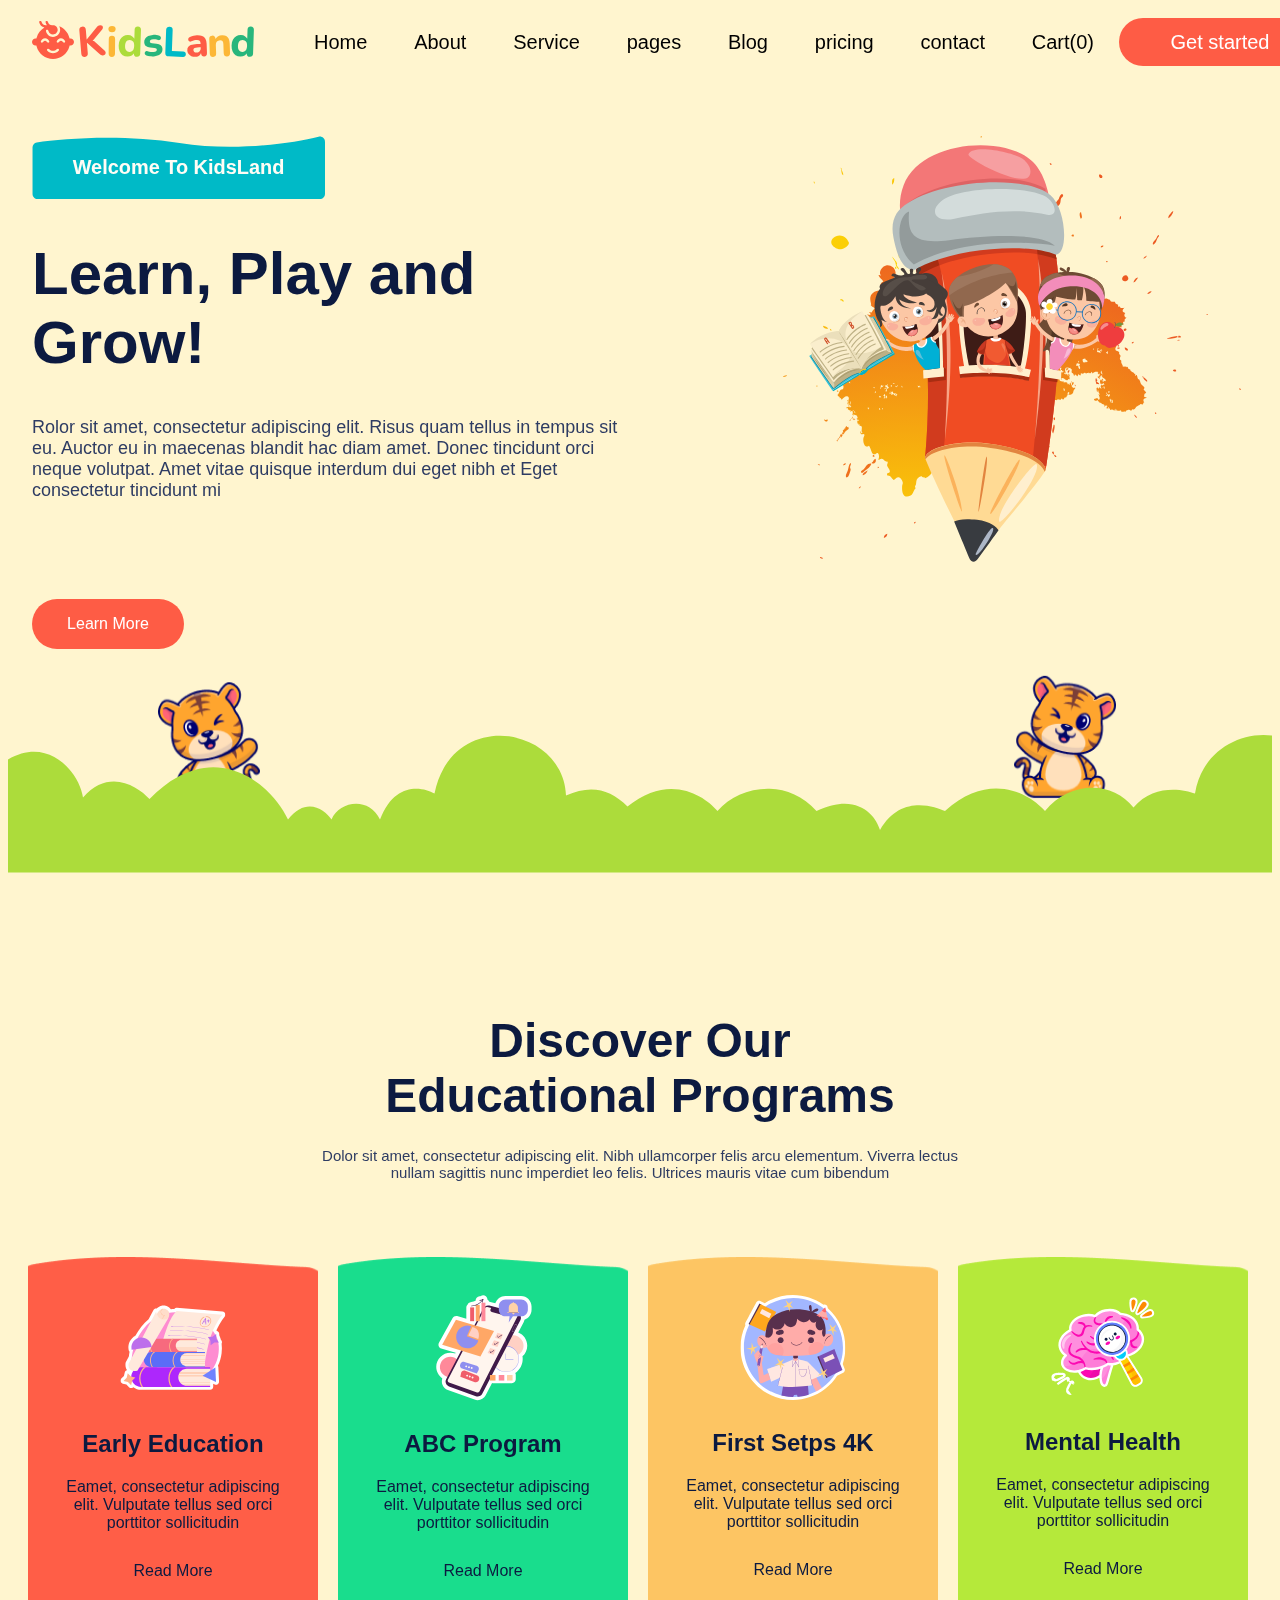
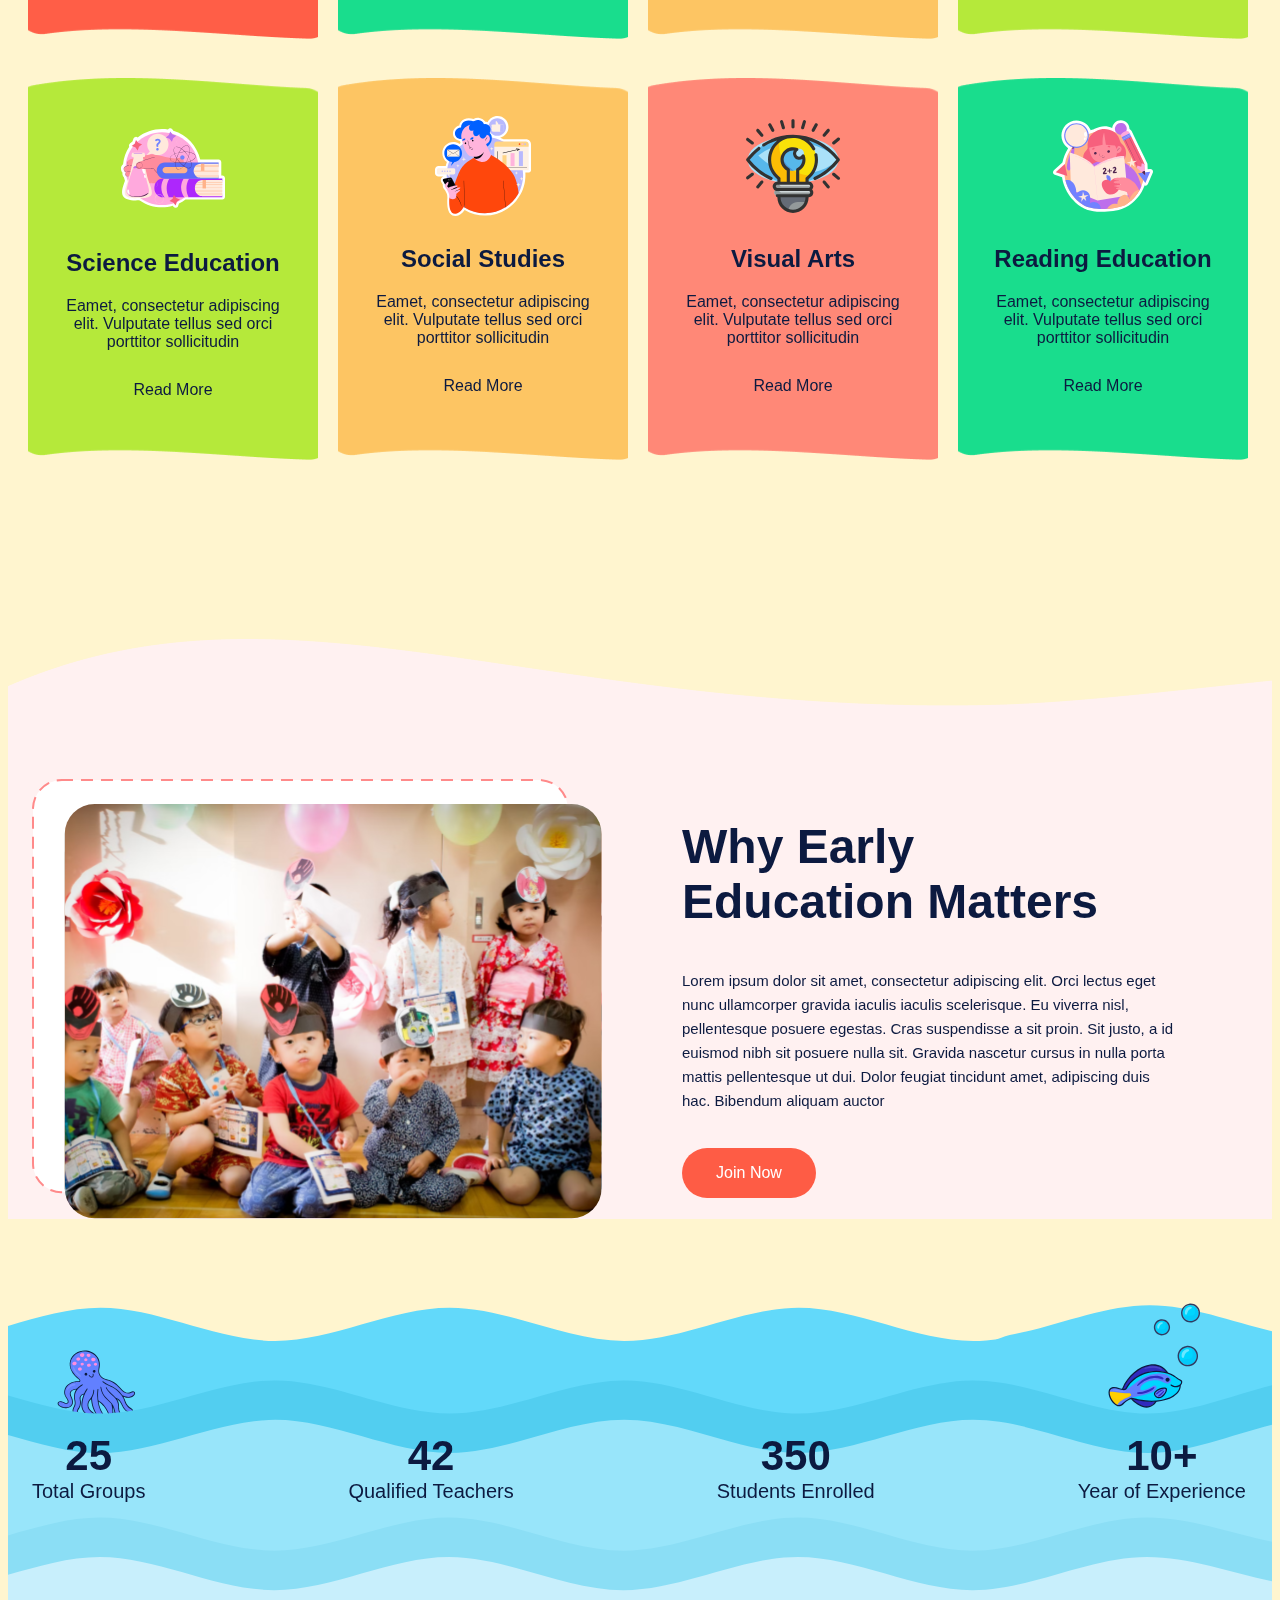
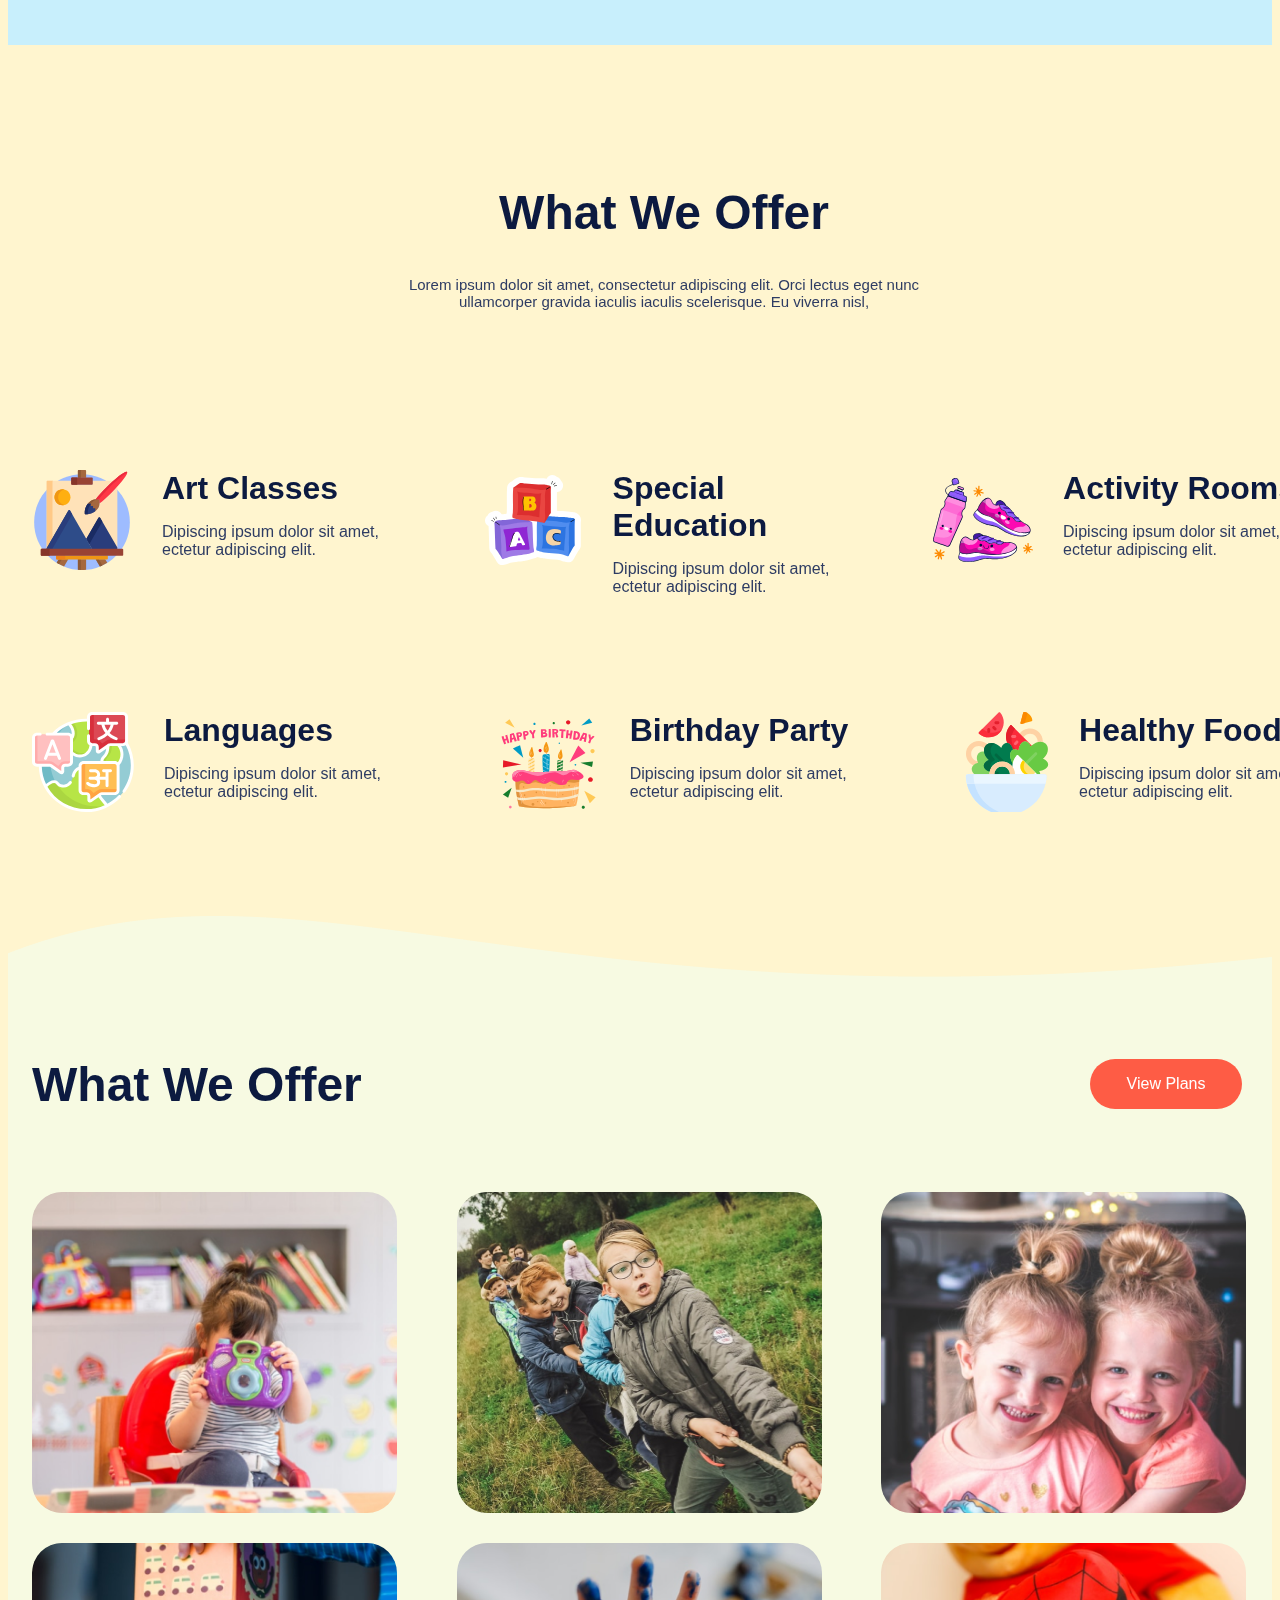
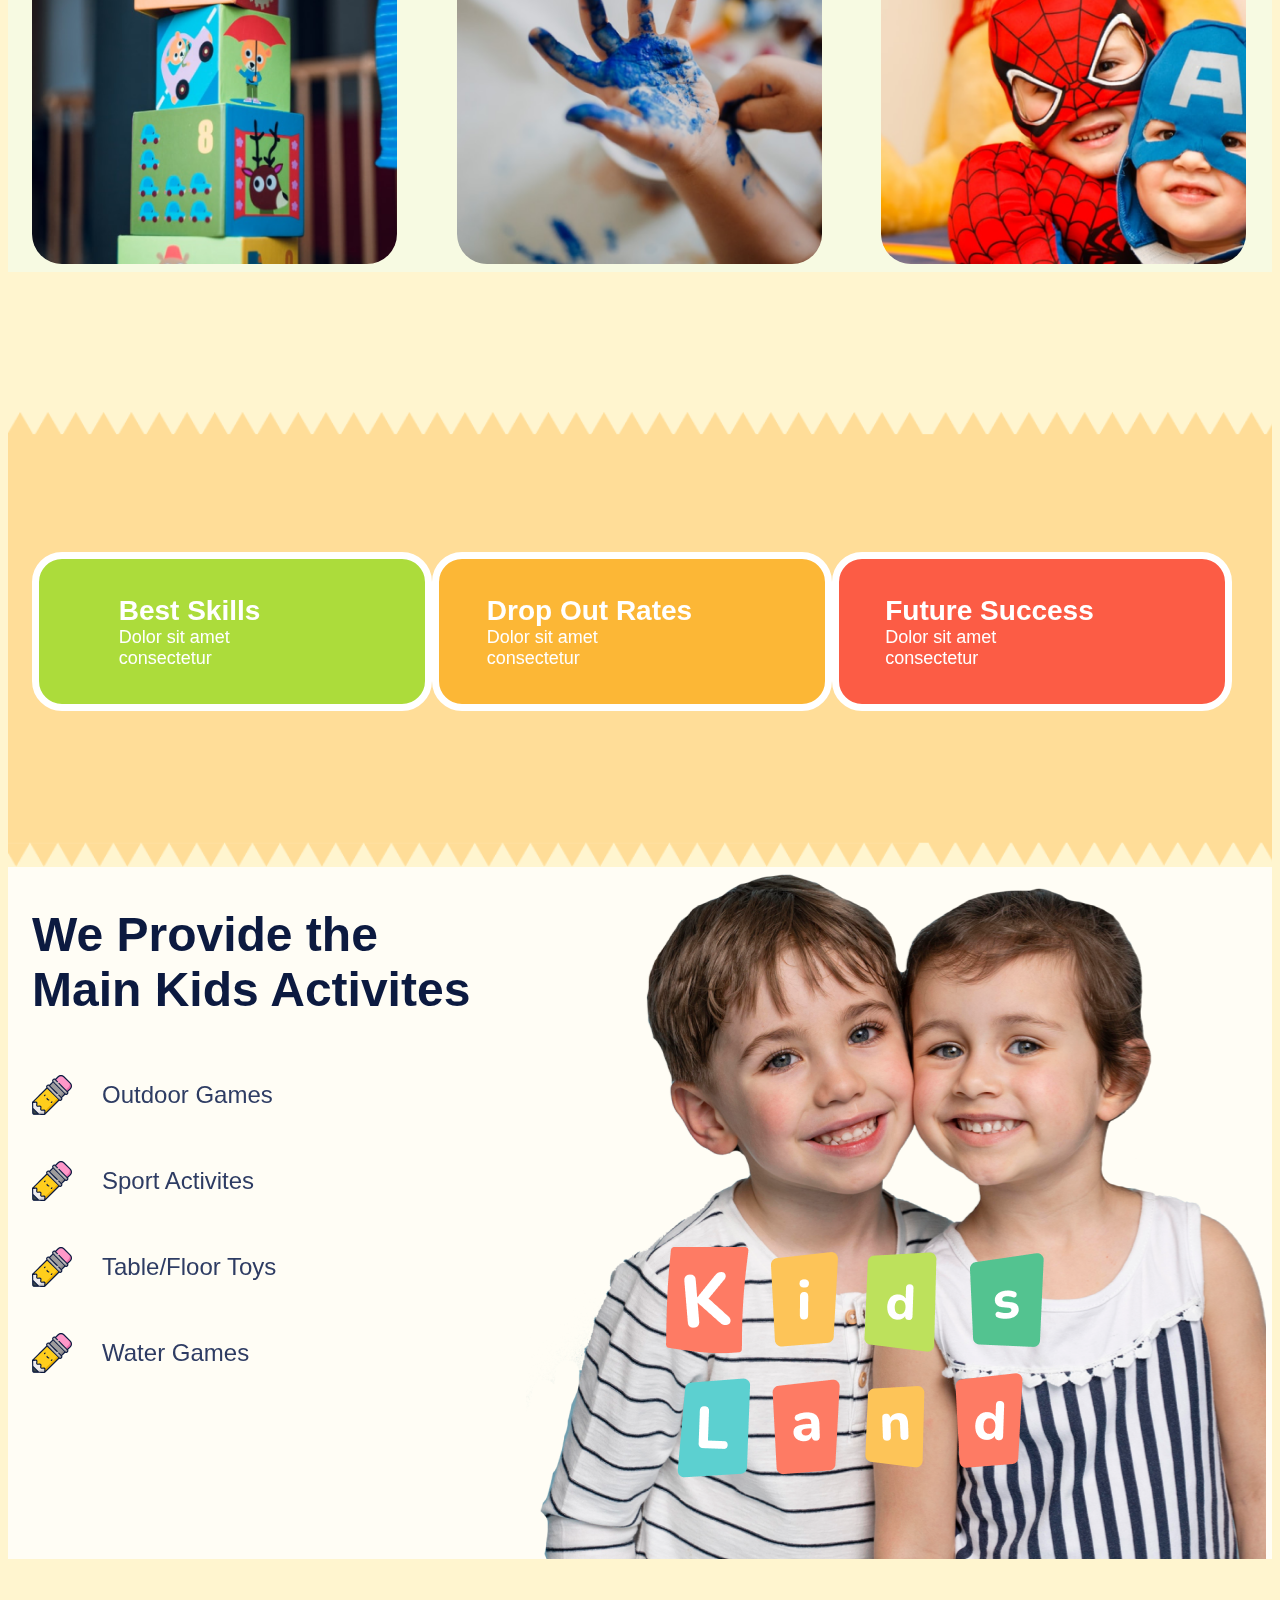
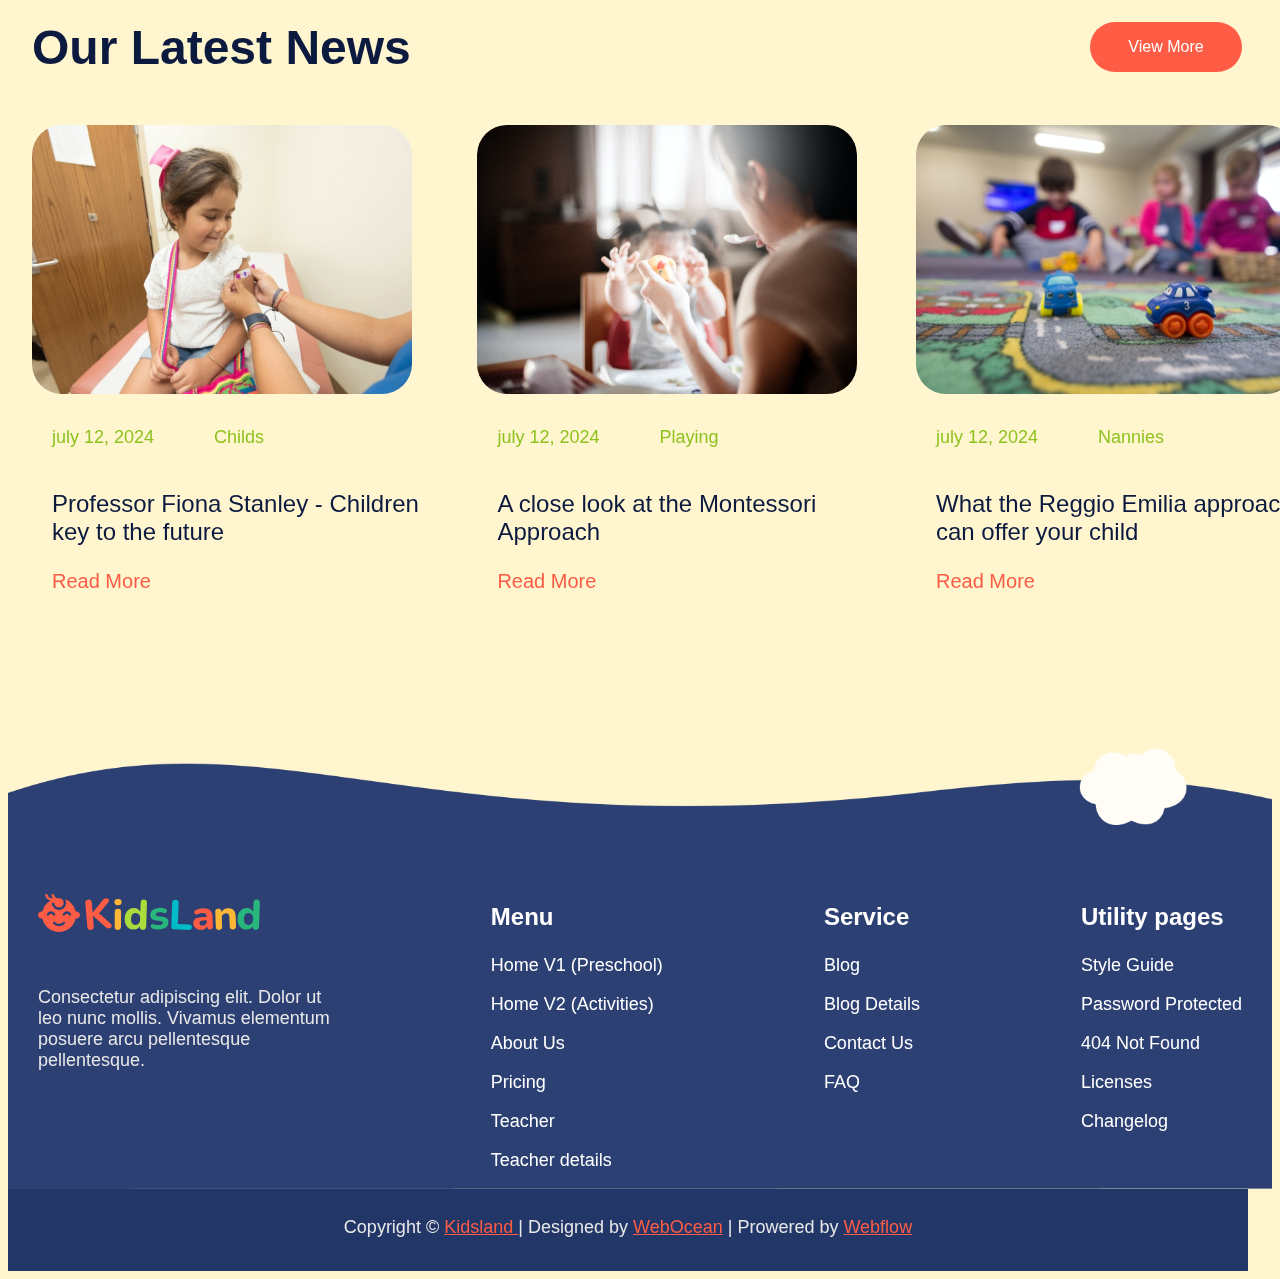
<file: index.html>
<!DOCTYPE html>
<html lang="en">
<head>
    <meta charset="UTF-8">
    <meta name="viewport" content="width=device-width, initial-scale=1.0">
    <title>KidsLand</title>
    <link rel="stylesheet" href="style.css">
    <link rel="stylesheet" href="https://cdnjs.cloudflare.com/ajax/libs/font-awesome/6.5.2/css/all.min.css" integrity="sha512-SnH5WK+bZxgPHs44uWIX+LLJAJ9/2PkPKZ5QiAj6Ta86w+fsb2TkcmfRyVX3pBnMFcV7oQPJkl9QevSCWr3W6A==" crossorigin="anonymous" referrerpolicy="no-referrer" />

</head>
<body>
    <header>
        <div class="navbar">
                <div class="logo">
                    <a href="#" class="logo_image"><img src="images/image1.svg" height="68px" width="222px"></a>
                </div>
                <div class="navbar_page1">
                    <div class="option1 ">
                        <div class="option1_1"><a href="#" class="navbar_font">Home</a></div>
                        <div class="opyion1_2"><i class="fa-solid fa-plus"></i></div>
                    </div>
                    <div class="option2"><a href="#" class="navbar_font">About</a></div>
                    <div class="option3 "><a href="#" class="navbar_font">Service</a></div>
                    <div class="option4 ">
                        <div class="option4_1 "><a href="#" class="navbar_font">pages</a></div>
                        <div class="opyion4_2 navbar_font"><i class="fa-solid fa-plus"></i></div>
                    </div>
                    <div class="option5 "><a href="Blog.html" class="navbar_font">Blog</a></div>
                    <div class="option6 "><a href="#" class="navbar_font">pricing</a></div>
                    <div class="option7 "><a href="contact.html" class="navbar_font">contact</a></div>
                    <div class="option8 "><a href="#" class="navbar_font">Cart(0)</a></div>
                </div>
                <div class="navbar_page2">
                   <a href="#" class="navbar_font"> <button class="option9 navbar_font">Get started</button></a>
                </div>
                
        </div>

    </header>




<!-- main box 1 -->
    <div class="box1">
        <div class="body1">
            <div class="body1_1">
                <div class="body1_1_1">
                    <div class="body1_1_1_tittle">
                        <h5>Welcome To KidsLand</h5>
                    </div>
                    <div class="tittle_name">
                        <h1>Learn, Play and Grow!</h1>
                    </div>
                    <div class="body1_1_1_para">
                        <p>Rolor sit amet, consectetur adipiscing elit. Risus quam tellus in tempus sit eu. Auctor eu in maecenas blandit hac diam amet. Donec tincidunt orci neque volutpat. Amet vitae quisque interdum dui eget nibh et Eget consectetur tincidunt mi</p>
                    </div>
                    <button class="body1_1_1_button">Learn More</button>
                </div>
            </div>
            <div class="body1_2">
                <div class="body1_2_image"></div>
            </div>
            
        </div>
        <div class="body2">
            <div class="body2_image1">
                    <marquee class="body2_image2" behavior="alternate" direction="up" height="220px" vspace="30px" width="102px" hspace="150px">
                        <img src="images/image6_1.png" height="122px" width="102px">
                    </marquee>
                  
                    <marquee class="body2_image3" behavior="alternate" direction="up" height="180px" width="102px" scrollamount="4">
                        <img src="images/image6_2.png" height="122px" width="102px">
                    </marquee>
            </div>
       </div>
    </div>


    <!-- main boix 2 -->
     <div class="box2">
        <div class="box2_body1">
            <h2>Discover Our<br>
            Educational Programs</h2>
            <div class="space1"></div>
            <p>Dolor sit amet, consectetur adipiscing elit. Nibh ullamcorper felis arcu elementum. Viverra lectus <br>
            nullam sagittis nunc imperdiet leo felis. Ultrices mauris vitae cum bibendum</p>
        </div>
        <div class="space2"></div>
        <div class="box2_body2">
            <div class="box2_content_box1">
                <img src="images/content_img1.svg">
                <h5>Early Education</h5>
                <p>Eamet, consectetur adipiscing <br>elit. Vulputate tellus sed orci<br> porttitor sollicitudin</p>
                <a href="#">
                    Read More
                    <i class="fa-solid fa-arrow-right"></i>
                </a>
            </div>
            <div class="box2_content_box2">
                <img src="images/content_img2.svg">
                <h5>ABC Program</h5>
                <p>Eamet, consectetur adipiscing elit. Vulputate tellus sed orci porttitor sollicitudin</p>
                <a href="#">
                    Read More
                    <i class="fa-solid fa-arrow-right"></i>
                </a>
            </div>
            <div class="box2_content_box3">
                <img src="images/content_img3.svg">
                <h5>First Setps 4K</h5>
                <p>Eamet, consectetur adipiscing elit. Vulputate tellus sed orci porttitor sollicitudin</p>
                <a href="#">
                    Read More
                    <i class="fa-solid fa-arrow-right"></i>
                </a>
            </div>
            <div class="box2_content_box4">
                <img src="images/content_img4.svg">
                <h5>Mental Health</h5>
                <p>Eamet, consectetur adipiscing elit. Vulputate tellus sed orci porttitor sollicitudin</p>
                <a href="#">
                    Read More
                    <i class="fa-solid fa-arrow-right"></i>
                </a>
            </div>
            <div class="box2_content_box5">
                <img src="images/content_img5.svg">
                <h5>Science Education</h5>
                <p>Eamet, consectetur adipiscing elit. Vulputate tellus sed orci porttitor sollicitudin</p>
                <a href="#">
                    Read More
                    <i class="fa-solid fa-arrow-right"></i>
                </a>
            </div>
            <div class="box2_content_box6">
                <img src="images/content_img6.svg">
                <h5>Social Studies</h5>
                <p>Eamet, consectetur adipiscing elit. Vulputate tellus sed orci porttitor sollicitudin</p>
                <a href="#">
                    Read More
                    <i class="fa-solid fa-arrow-right"></i>
                </a>
            </div>
            <div class="box2_content_box7">
                <img src="images/content_img7.svg">
                <h5>Visual Arts</h5>
                <p>Eamet, consectetur adipiscing elit. Vulputate tellus sed orci porttitor sollicitudin</p>
                <a href="#">
                    Read More
                    <i class="fa-solid fa-arrow-right"></i>
                </a>
            </div>
            <div class="box2_content_box8">
                <img src="images/content_img8.svg">
                <h5>Reading Education</h5>
                <p>Eamet, consectetur adipiscing elit. Vulputate tellus sed orci porttitor sollicitudin</p>
                <a href="#">
                    Read More
                    <i class="fa-solid fa-arrow-right"></i>
                </a>
            </div>
            
        </div>

     </div>

     <!-- box 3 -->
    <div class="box3">
        <div class="box3_content">
            <div class="box3_img">
                <img src="images/box3_image.svg">
            </div>
                <div class="para">
                     <h2>Why Early<br>
                         Education Matters
                     </h2>
                     <p>
                      Lorem ipsum dolor sit amet, consectetur adipiscing elit. Orci lectus eget <br>nunc ullamcorper gravida iaculis iaculis scelerisque. Eu viverra nisl,<br> pellentesque posuere egestas. Cras suspendisse a sit proin. Sit justo, a id <br>euismod nibh sit posuere nulla sit. Gravida nascetur cursus in nulla porta <br>mattis pellentesque ut dui. Dolor feugiat tincidunt amet, adipiscing duis <br>hac. Bibendum aliquam auctor
                     </p>
                     <button>
                        Join Now
                     </button>
                </div>
         </div>
     </div>

     <!-- box 4 -->
     <div class="box4">
        <div class="box4_1">
        <div class="box4_body">
            <div>
                <h2>25</h2>
                <p>Total Groups</p>
            </div>
            <div>
                <h2>42</h2>
                <p>Qualified Teachers</p>
            </div>
            <div>
                <h2>350</h2>
                <p>Students Enrolled</p>
            </div>
            <div class="ten">
                <h2>10+</h2>
                <p >Year of Experience</p>
            </div>
        </div>
        </div>
     </div>

     <!-- box5 -->
     <div class="box5">
        <div class="box5_content">
            <div class="box5_content1">
                <h2>What We Offer</h2><br><br>
                <p>Lorem ipsum dolor sit amet, consectetur adipiscing elit. Orci lectus eget nunc<br>
                  ullamcorper gravida iaculis iaculis scelerisque. Eu viverra nisl,</p>
            </div>
            <div class="box5_content2">
                <div class="box5_content2_minibox">
                    <div class="content2_minibox1">
                        <img src="images/content2_minibox1.svg">
                    </div>
                    <div class="content2_minibox2">
                        <h3>Art Classes</h3>
                        <p>Dipiscing ipsum dolor sit amet, <br>ectetur adipiscing elit.</p>
                    </div>
                </div>
                <div class="box5_content2_minibox">
                    <div class="content2_minibox1">
                        <img src="images/content2_minibox2.svg">
                    </div>
                    <div class="content2_minibox2">
                        <h3>Special<br>Education</h3>
                        <p>Dipiscing ipsum dolor sit amet,<br> ectetur adipiscing elit.</p>
                    </div>
                </div>
                <div class="box5_content2_minibox">
                    <div class="content2_minibox1">
                        <img src="images/content2_minibox3.svg">
                    </div>
                    <div class="content2_minibox2">
                        <h3>Activity Rooms</h3>
                        <p>Dipiscing ipsum dolor sit amet, <br>ectetur adipiscing elit.</p>
                    </div>
                </div>
                <div class="box5_content2_minibox">
                    <div class="content2_minibox1">
                        <img src="images/content2_minibox4.svg">
                    </div>
                    <div class="content2_minibox2">
                        <h3>Languages</h3>
                        <p>Dipiscing ipsum dolor sit amet, <br>ectetur adipiscing elit.</p>
                    </div>
                </div>
                <div class="box5_content2_minibox">
                    <div class="content2_minibox1">
                        <img src="images/content2_minibox5.svg">
                    </div>
                    <div class="content2_minibox2">
                        <h3>Birthday Party</h3>
                        <p>Dipiscing ipsum dolor sit amet, <br>ectetur adipiscing elit.</p>
                    </div>
                </div>
                <div class="box5_content2_minibox">
                    <div class="content2_minibox1">
                        <img src="images/content2_minibox6.svg">
                    </div>
                    <div class="content2_minibox2">
                        <h3>Healthy Food</h3>
                        <p>Dipiscing ipsum dolor sit amet, <br>ectetur adipiscing elit.</p>
                    </div>
                </div>
            </div>
        </div>
     </div>

     <!-- box6 -->
      <div class="box6">
        <div class="box6_content">
            <div class="box6_content_1">
                <h2>What We Offer</h2>
                <a href="#"><button>View Plans</button></a>
            </div>
            <div class="box6_content_2">
                <div class="box6_minibox1"></div>
                <div class="box6_minibox2"></div>
                <div class="box6_minibox3"></div>
                <div class="box6_minibox4"></div>
                <div class="box6_minibox5"></div>
                <div class="box6_minibox6"></div>
            </div>
        </div>
      </div>

      <!-- box7 -->
       <div class="box7">
            <div class="box7_content">
                <div class="box7_minibox_1">
                    <div class="box7_minibox_content">
                        <div class="box7_minibox_icon">
                            <i class="fa-solid fa-circle-check"></i>
                        </div>
                        <div class="box7_minibox_content1">
                            <h4>Best Skills</h4>
                            <p>Dolor sit amet <br>consectetur</p>
                        </div>
                    </div>
                </div>
                <div class="box7_minibox_2">
                    <div class="box7_minibox_content">
                        <div class="box7_minibox_icon">
                            <i class="fa-solid fa-circle-check"></i>
                        </div>
                        <div class="box7_minibox_content1">
                            <h4>Drop Out Rates</h4>
                            <p>Dolor sit amet <br>consectetur</p>
                        </div>
                    </div>
                </div>
                <div class="box7_minibox_3">
                    <div class="box7_minibox_content">
                        <div class="box7_minibox_icon">
                            <i class="fa-solid fa-circle-check"></i>
                        </div>
                        <div class="box7_minibox_content1">
                            <h4>Future Success</h4>
                            <p>Dolor sit amet <br>consectetur</p>
                        </div>
                    </div>
                </div>
            </div>
       </div>


       <!-- box 8 -->
        <div class="box8">
            <div class="box8_content">
                <div class="box8_content_1">
                    <h2>We Provide the<br>
                        Main Kids Activites</h2>
                        <div class="box8_mini">
                            <img src="images/box8_content_1.svg">
                       <p> Outdoor Games </p>
                        </div>
                        <div class="box8_mini">
                            <img src="images/box8_content_1.svg">
                        <p>Sport Activites</p>
                        </div>
                        <div class="box8_mini">
                            <img src="images/box8_content_1.svg">
                        <p>Table/Floor Toys</p>
                        </div>
                        <div class="box8_mini">
                             <img src="images/box8_content_1.svg">
                            <p> Water Games</p>
                        </div>
                        
                </div>
                <div class="box8_content_2">
                    <div class="box8_content_2_img">
                        <img src="images/box8_content2.png">
                    </div>
                </div>

            </div>
        </div>

        <!-- box 9 -->
        <div class="box9">
            <div class="box9_content">
                <div class="box9_content1">
                    <h2>Our Latest News</h2>
                    <a href="#">
                        <button>View More</button>
                    </a>
                </div>
                <div class="box9_content2">
                    <div class="box9_mini1">
                        <div class="box9_minibox_img1"></div>
                        <div class="box9_minibox_content1">
                            <p>july 12, 2024</p>
                            <p><i class="fa-solid fa-ellipsis"></i></p>
                            <p>Childs</p>
                        </div>
                        <div class="box9_minibox_content2">
                            <p>Professor Fiona Stanley - Children <br>key to the future</p>
                            <a href="#">Read More <i class="fa-solid fa-arrow-right"></i></a>
                        </div>
                    </div>
                    <div class="box9_mini2">
                        <div class="box9_minibox_img2"></div>
                        <div class="box9_minibox_content1">
                            <p>july 12, 2024</p>
                            <p><i class="fa-solid fa-ellipsis"></i></p>
                            <p>Playing</p>
                        </div>
                        <div class="box9_minibox_content2">
                            <p>A close look at the Montessori <br>Approach</p>
                            <a href="#">Read More <i class="fa-solid fa-arrow-right"></i></a>
                        </div>
                    </div>
                    <div class="box9_mini3">
                        <div class="box9_minibox_img3"></div>
                        <div class="box9_minibox_content1">
                            <p>july 12, 2024</p>
                            <p><i class="fa-solid fa-ellipsis"></i></p>
                            <p>Nannies</p>
                        </div>
                        <div class="box9_minibox_content2">
                            <p>What the Reggio Emilia approach <br>can offer your child</p>
                            <a href="#">Read More <i class="fa-solid fa-arrow-right"></i></a>
                        </div>
                    </div>
                </div>

            </div>
        </div>











    <footer>
        <div class="footer_bottom1">
            <div class="footer_bottom1_box">
                <div class="footer_bottom1_minibox1">
                    <a href="#"><img src="images/image1.svg" height="68px" width="222px"></a>
                    <br>
                    <br>
                    <p>Consectetur adipiscing elit. Dolor ut <br>
                    leo nunc mollis. Vivamus elementum<br>
                     posuere arcu pellentesque <br>
                     pellentesque.</p>
                     <a href="#" class="footer_bottom1_minibox1_icons"><i class="fa-brands fa-linkedin"></i></a>
                     <a href="#" class="footer_bottom1_minibox1_icons"><i class="fa-brands fa-facebook"></i></a>
                     <a href="#" class="footer_bottom1_minibox1_icons"><i class="fa-brands fa-pinterest"></i></a>
                     <a href="#" class="footer_bottom1_minibox1_icons"><i class="fa-brands fa-twitter"></i></a>


                </div>
                <div class="footer_bottom1_minibox2">
                   <h3> Menu</h3>
                   <a href="#">Home V1 (Preschool)</a><br><br>
                   <a href="#">Home V2 (Activities)</a><br><br>
                   <a href="#">About Us</a><br><br>
                   <a href="#">Pricing</a><br><br>
                   <a href="#">Teacher</a><br><br>
                   <a href="#">Teacher details</a><br><br>
                </div>
                <div class="footer_bottom1_minibox3">
                    <a href="#"><h3>Service</h3></a>
                    <a href="Blog.html">Blog</a><br><br>
                    <a href="#">Blog Details</a><br><br>
                    <a href="contact.html">Contact Us</a><br><br>
                    <a href="#">FAQ</a><br><br>
                </div>
                <div class="footer_bottom1_minibox4">
                   <h3> Utility pages</h3>
                   <a href="#">Style Guide</a><br><br>
                   <a href="#">Password Protected</a><br><br>
                   <a href="#">404 Not Found</a><br><br>
                   <a href="#">Licenses</a><br><br>
                   <a href="#">Changelog</a><br><br>
                </div>
            </div>

        </div>
        <div class="footer_bottom2">
            <div class="footer_bottom2_text">
                Copyright ©
                <a href="#"> Kidsland </a>
                | Designed by 
                <a href="#">WebOcean</a>
                 | Prowered by 
                 <a href="#"> Webflow</a>
            </div>
        </div>
    </footer>
</body>
</html>
</file>
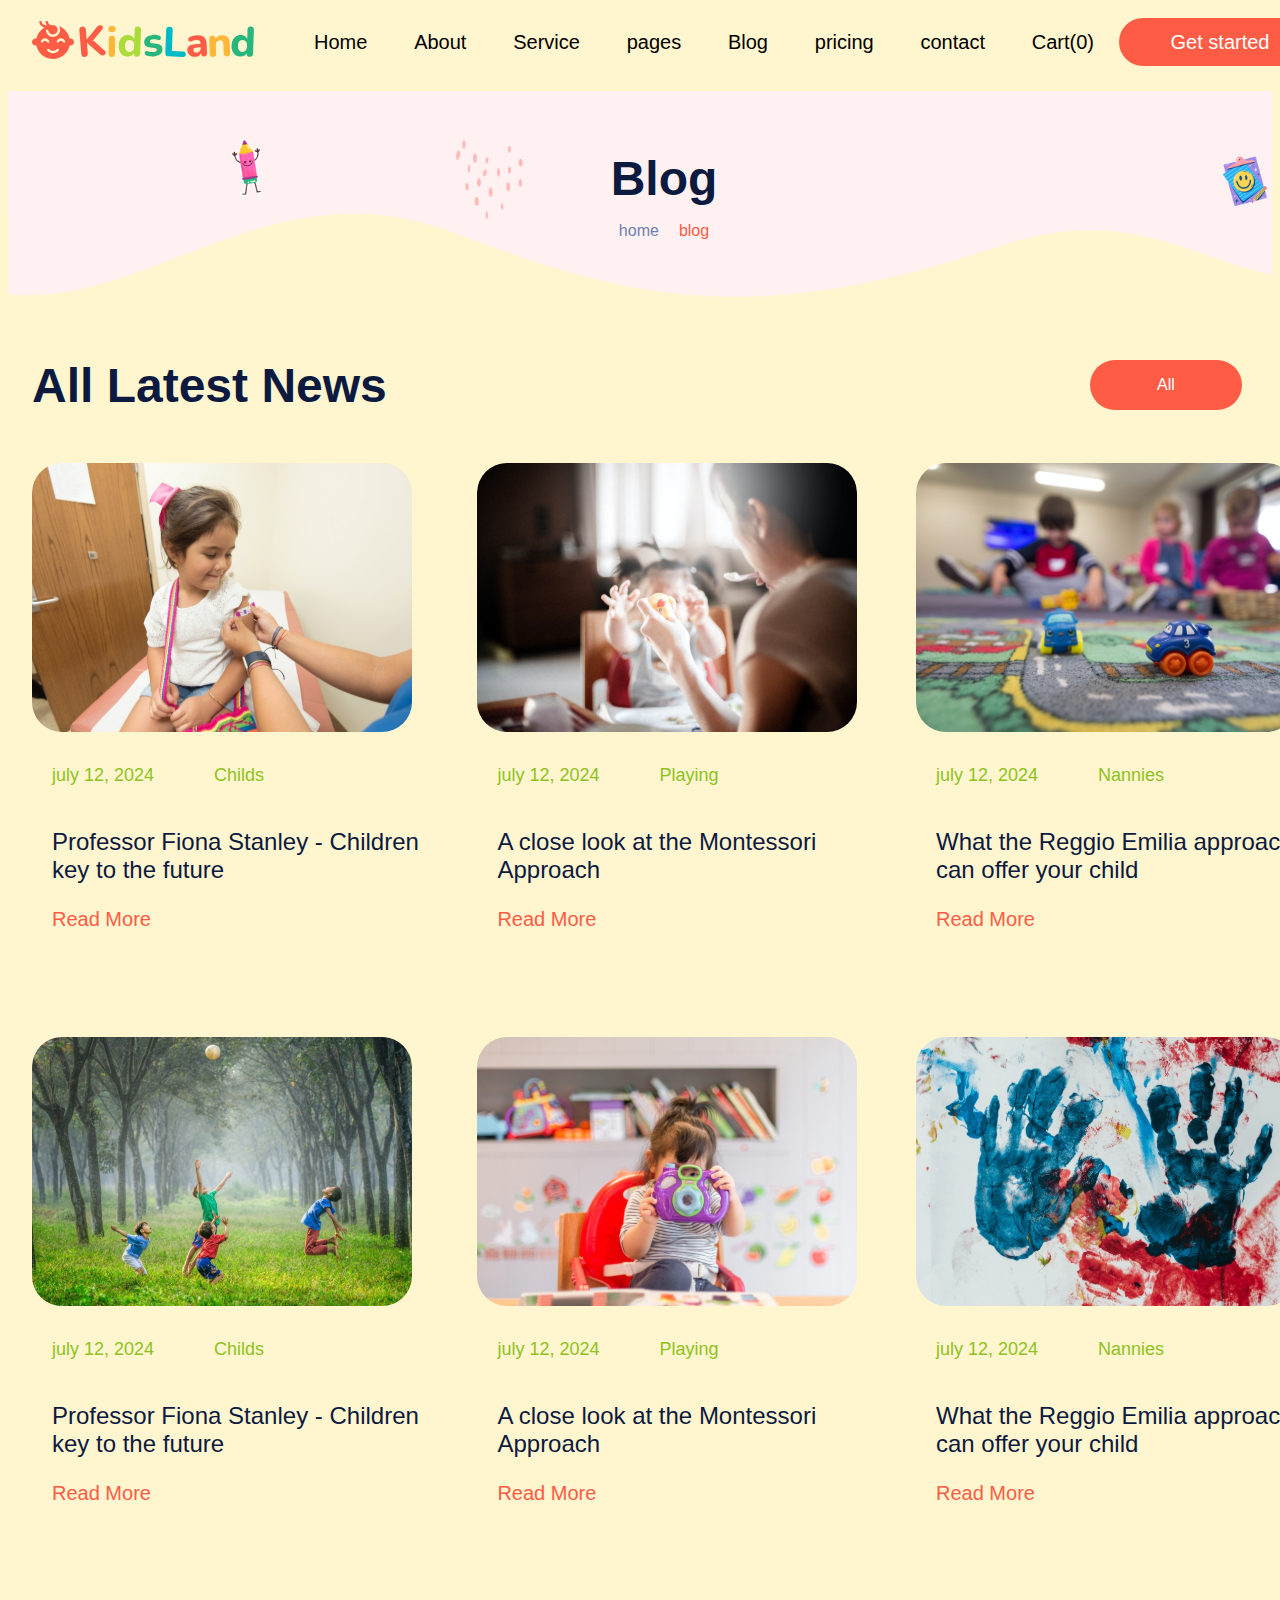
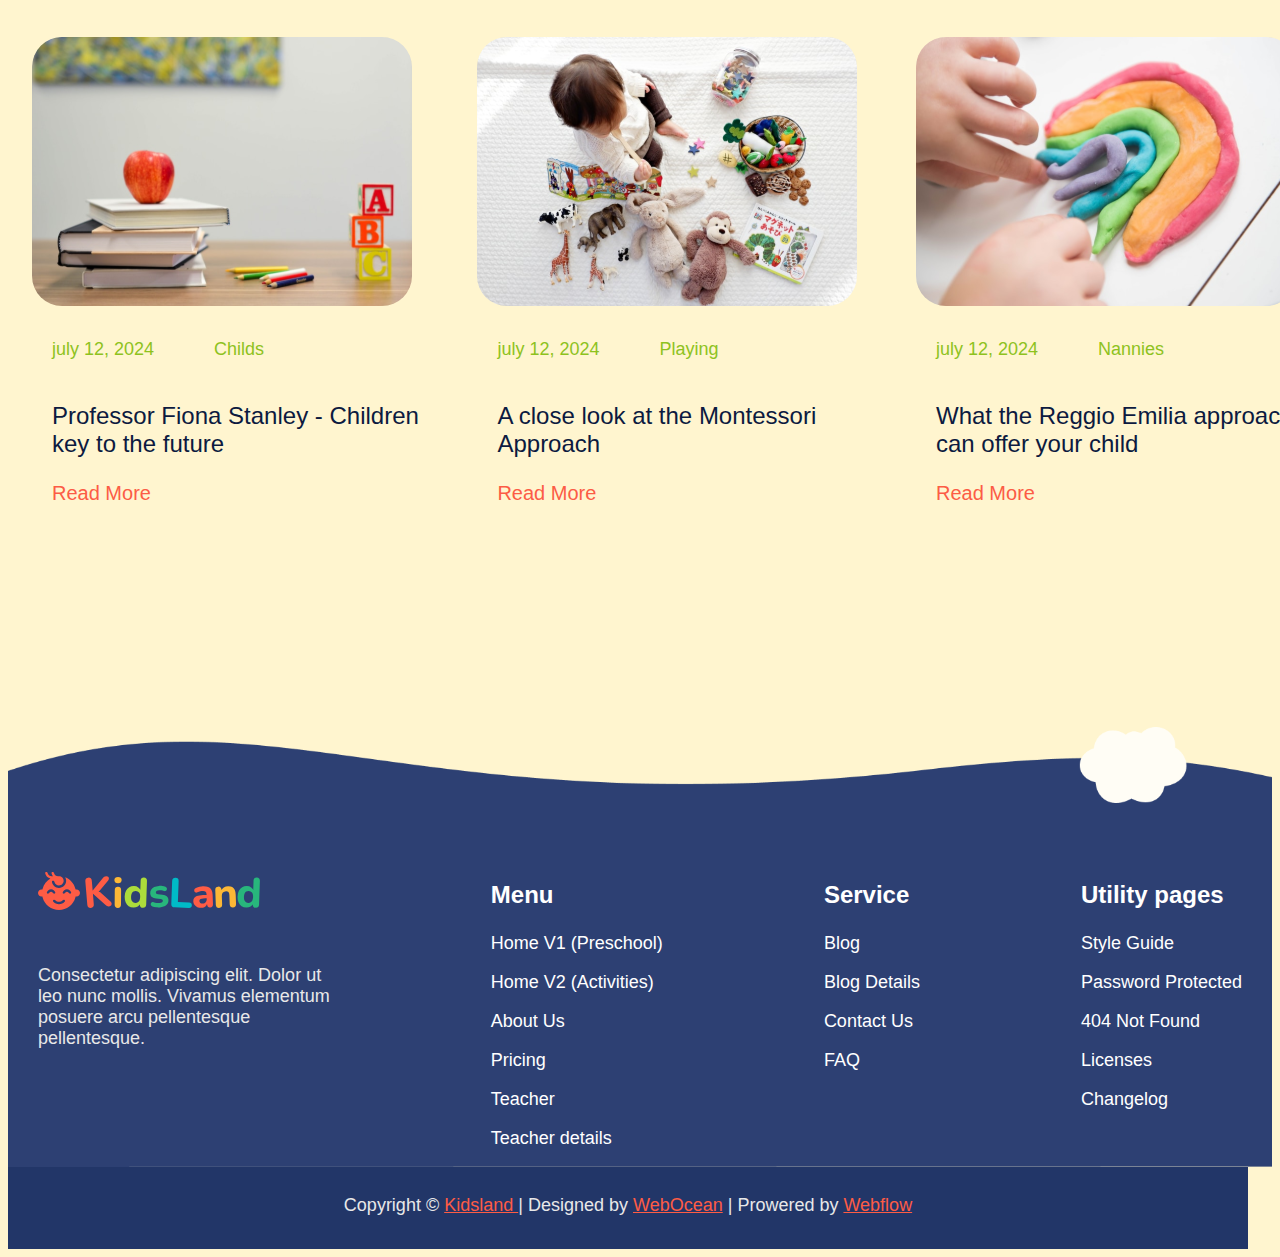
<file: Blog.html>
<!DOCTYPE html>
<html lang="en">
<head>
    <meta charset="UTF-8">
    <meta name="viewport" content="width=device-width, initial-scale=1.0">
    <title>kidsland</title>
    <link rel="stylesheet" href="Blog.css">
    <link rel="stylesheet" href="https://cdnjs.cloudflare.com/ajax/libs/font-awesome/6.5.2/css/all.min.css" integrity="sha512-SnH5WK+bZxgPHs44uWIX+LLJAJ9/2PkPKZ5QiAj6Ta86w+fsb2TkcmfRyVX3pBnMFcV7oQPJkl9QevSCWr3W6A==" crossorigin="anonymous" referrerpolicy="no-referrer" />

</head>
<body>
    <header>
        <div class="navbar">
            <div class="logo">
                <a href="index.html" class="logo_image"><img src="images/image1.svg" height="68px" width="222px"></a>
            </div>
            <div class="navbar_page1">
                <div class="option1 ">
                    <div class="option1_1"><a href="index.html" class="navbar_font">Home</a></div>
                    <div class="opyion1_2"><i class="fa-solid fa-plus"></i></div>
                </div>
                <div class="option2"><a href="#" class="navbar_font">About</a></div>
                <div class="option3 "><a href="#" class="navbar_font">Service</a></div>
                <div class="option4 ">
                    <div class="option4_1 "><a href="#" class="navbar_font">pages</a></div>
                    <div class="opyion4_2 navbar_font"><i class="fa-solid fa-plus"></i></div>
                </div>
                <div class="option5 "><a href="Blog.html" class="navbar_font">Blog</a></div>
                <div class="option6 "><a href="#" class="navbar_font">pricing</a></div>
                <div class="option7 "><a href="contact.html" class="navbar_font">contact</a></div>
                <div class="option8 "><a href="#" class="navbar_font">Cart(0)</a></div>
            </div>
            <div class="navbar_page2">
               <a href="#" class="navbar_font"> <button class="option9 navbar_font">Get started</button></a>
            </div>
            
        </div>
    </header>

    <!-- box1 -->
    <div class="box1">
        <div class="box1_content">
            <div class="box1_content1">
                <h2>Blog</h2>
                <div class="box1_mini_text">
                    <a href="#">home</a>
                    <p><i class="fa-solid fa-circle"></i></p>
                    <p>blog</p>
                </div>
            </div>
        </div>
    </div>


    <!-- box 2 -->
    <div class="box2">
        <div class="box2_content">
            <div class="box2_content1">
                <h2>All Latest News</h2>
                <a href="#">
                    <button>All</button>
                </a>
            </div>
            <div class="box2_content2">
                <div class="box2_mini1">
                    <div class="box2_minibox_img1"></div>
                    <div class="box2_minibox_content1">
                        <p>july 12, 2024</p>
                        <p><i class="fa-solid fa-ellipsis"></i></p>
                        <p>Childs</p>
                    </div>
                    <div class="box2_minibox_content2">
                        <p>Professor Fiona Stanley - Children <br>key to the future</p>
                        <a href="#">Read More <i class="fa-solid fa-arrow-right"></i></a>
                    </div>
                </div>
                <div class="box2_mini2">
                    <div class="box2_minibox_img2"></div>
                    <div class="box2_minibox_content1">
                        <p>july 12, 2024</p>
                        <p><i class="fa-solid fa-ellipsis"></i></p>
                        <p>Playing</p>
                    </div>
                    <div class="box2_minibox_content2">
                        <p>A close look at the Montessori <br>Approach</p>
                        <a href="#">Read More <i class="fa-solid fa-arrow-right"></i></a>
                    </div>
                </div>
                <div class="box2_mini3">
                    <div class="box2_minibox_img3"></div>
                    <div class="box2_minibox_content1">
                        <p>july 12, 2024</p>
                        <p><i class="fa-solid fa-ellipsis"></i></p>
                        <p>Nannies</p>
                    </div>
                    <div class="box2_minibox_content2">
                        <p>What the Reggio Emilia approach <br>can offer your child</p>
                        <a href="#">Read More <i class="fa-solid fa-arrow-right"></i></a>
                    </div>
                </div>
            </div>

        </div>
    </div>

    <div class="box2_row2">
        <div class="box2_content_row2">
            <div class="box2_content2">
                <div class="box2_mini1">
                    <div class="box2_row2_minibox_img1"></div>
                    <div class="box2_minibox_content1">
                        <p>july 12, 2024</p>
                        <p><i class="fa-solid fa-ellipsis"></i></p>
                        <p>Childs</p>
                    </div>
                    <div class="box2_minibox_content2">
                        <p>Professor Fiona Stanley - Children <br>key to the future</p>
                        <a href="#">Read More <i class="fa-solid fa-arrow-right"></i></a>
                    </div>
                </div>
                <div class="box2_mini2">
                    <div class="box2_row2_minibox_img2"></div>
                    <div class="box2_minibox_content1">
                        <p>july 12, 2024</p>
                        <p><i class="fa-solid fa-ellipsis"></i></p>
                        <p>Playing</p>
                    </div>
                    <div class="box2_minibox_content2">
                        <p>A close look at the Montessori <br>Approach</p>
                        <a href="#">Read More <i class="fa-solid fa-arrow-right"></i></a>
                    </div>
                </div>
                <div class="box2_mini3">
                    <div class="box2_row2_minibox_img3"></div>
                    <div class="box2_minibox_content1">
                        <p>july 12, 2024</p>
                        <p><i class="fa-solid fa-ellipsis"></i></p>
                        <p>Nannies</p>
                    </div>
                    <div class="box2_minibox_content2">
                        <p>What the Reggio Emilia approach <br>can offer your child</p>
                        <a href="#">Read More <i class="fa-solid fa-arrow-right"></i></a>
                    </div>
                </div>
            </div>

        </div>
    </div>


    <div class="box2_row3">
        <div class="box2_content_row3">
            <div class="box2_content2">
                <div class="box2_mini1">
                    <div class="box2_row3_minibox_img1"></div>
                    <div class="box2_minibox_content1">
                        <p>july 12, 2024</p>
                        <p><i class="fa-solid fa-ellipsis"></i></p>
                        <p>Childs</p>
                    </div>
                    <div class="box2_minibox_content2">
                        <p>Professor Fiona Stanley - Children <br>key to the future</p>
                        <a href="#">Read More <i class="fa-solid fa-arrow-right"></i></a>
                    </div>
                </div>
                <div class="box2_mini2">
                    <div class="box2_row3_minibox_img2"></div>
                    <div class="box2_minibox_content1">
                        <p>july 12, 2024</p>
                        <p><i class="fa-solid fa-ellipsis"></i></p>
                        <p>Playing</p>
                    </div>
                    <div class="box2_minibox_content2">
                        <p>A close look at the Montessori <br>Approach</p>
                        <a href="#">Read More <i class="fa-solid fa-arrow-right"></i></a>
                    </div>
                </div>
                <div class="box2_mini3">
                    <div class="box2_row3_minibox_img3"></div>
                    <div class="box2_minibox_content1">
                        <p>july 12, 2024</p>
                        <p><i class="fa-solid fa-ellipsis"></i></p>
                        <p>Nannies</p>
                    </div>
                    <div class="box2_minibox_content2">
                        <p>What the Reggio Emilia approach <br>can offer your child</p>
                        <a href="#">Read More <i class="fa-solid fa-arrow-right"></i></a>
                    </div>
                </div>
            </div>

        </div>
    </div>






    <footer>
        <div class="footer_bottom1">
            <div class="footer_bottom1_box">
                <div class="footer_bottom1_minibox1">
                    <a href="#"><img src="images/image1.svg" height="68px" width="222px"></a>
                    <br>
                    <br>
                    <p>Consectetur adipiscing elit. Dolor ut <br>
                    leo nunc mollis. Vivamus elementum<br>
                     posuere arcu pellentesque <br>
                     pellentesque.</p>
                     <a href="#" class="footer_bottom1_minibox1_icons"><i class="fa-brands fa-linkedin"></i></a>
                     <a href="#" class="footer_bottom1_minibox1_icons"><i class="fa-brands fa-facebook"></i></a>
                     <a href="#" class="footer_bottom1_minibox1_icons"><i class="fa-brands fa-pinterest"></i></a>
                     <a href="#" class="footer_bottom1_minibox1_icons"><i class="fa-brands fa-twitter"></i></a>


                </div>
                <div class="footer_bottom1_minibox2">
                   <h3> Menu</h3>
                   <a href="#">Home V1 (Preschool)</a><br><br>
                   <a href="#">Home V2 (Activities)</a><br><br>
                   <a href="#">About Us</a><br><br>
                   <a href="#">Pricing</a><br><br>
                   <a href="#">Teacher</a><br><br>
                   <a href="#">Teacher details</a><br><br>
                </div>
                <div class="footer_bottom1_minibox3">
                    <a href="#"><h3>Service</h3></a>
                    <a href="Blog.html">Blog</a><br><br>
                    <a href="#">Blog Details</a><br><br>
                    <a href="contact.html">Contact Us</a><br><br>
                    <a href="#">FAQ</a><br><br>
                </div>
                <div class="footer_bottom1_minibox4">
                   <h3> Utility pages</h3>
                   <a href="#">Style Guide</a><br><br>
                   <a href="#">Password Protected</a><br><br>
                   <a href="#">404 Not Found</a><br><br>
                   <a href="#">Licenses</a><br><br>
                   <a href="#">Changelog</a><br><br>
                </div>
            </div>

        </div>
        <div class="footer_bottom2">
            <div class="footer_bottom2_text">
                Copyright ©
                <a href="#"> Kidsland </a>
                | Designed by 
                <a href="#">WebOcean</a>
                 | Prowered by 
                 <a href="#"> Webflow</a>
            </div>
        </div>

    </footer>
    
</body>
</html>
</file>
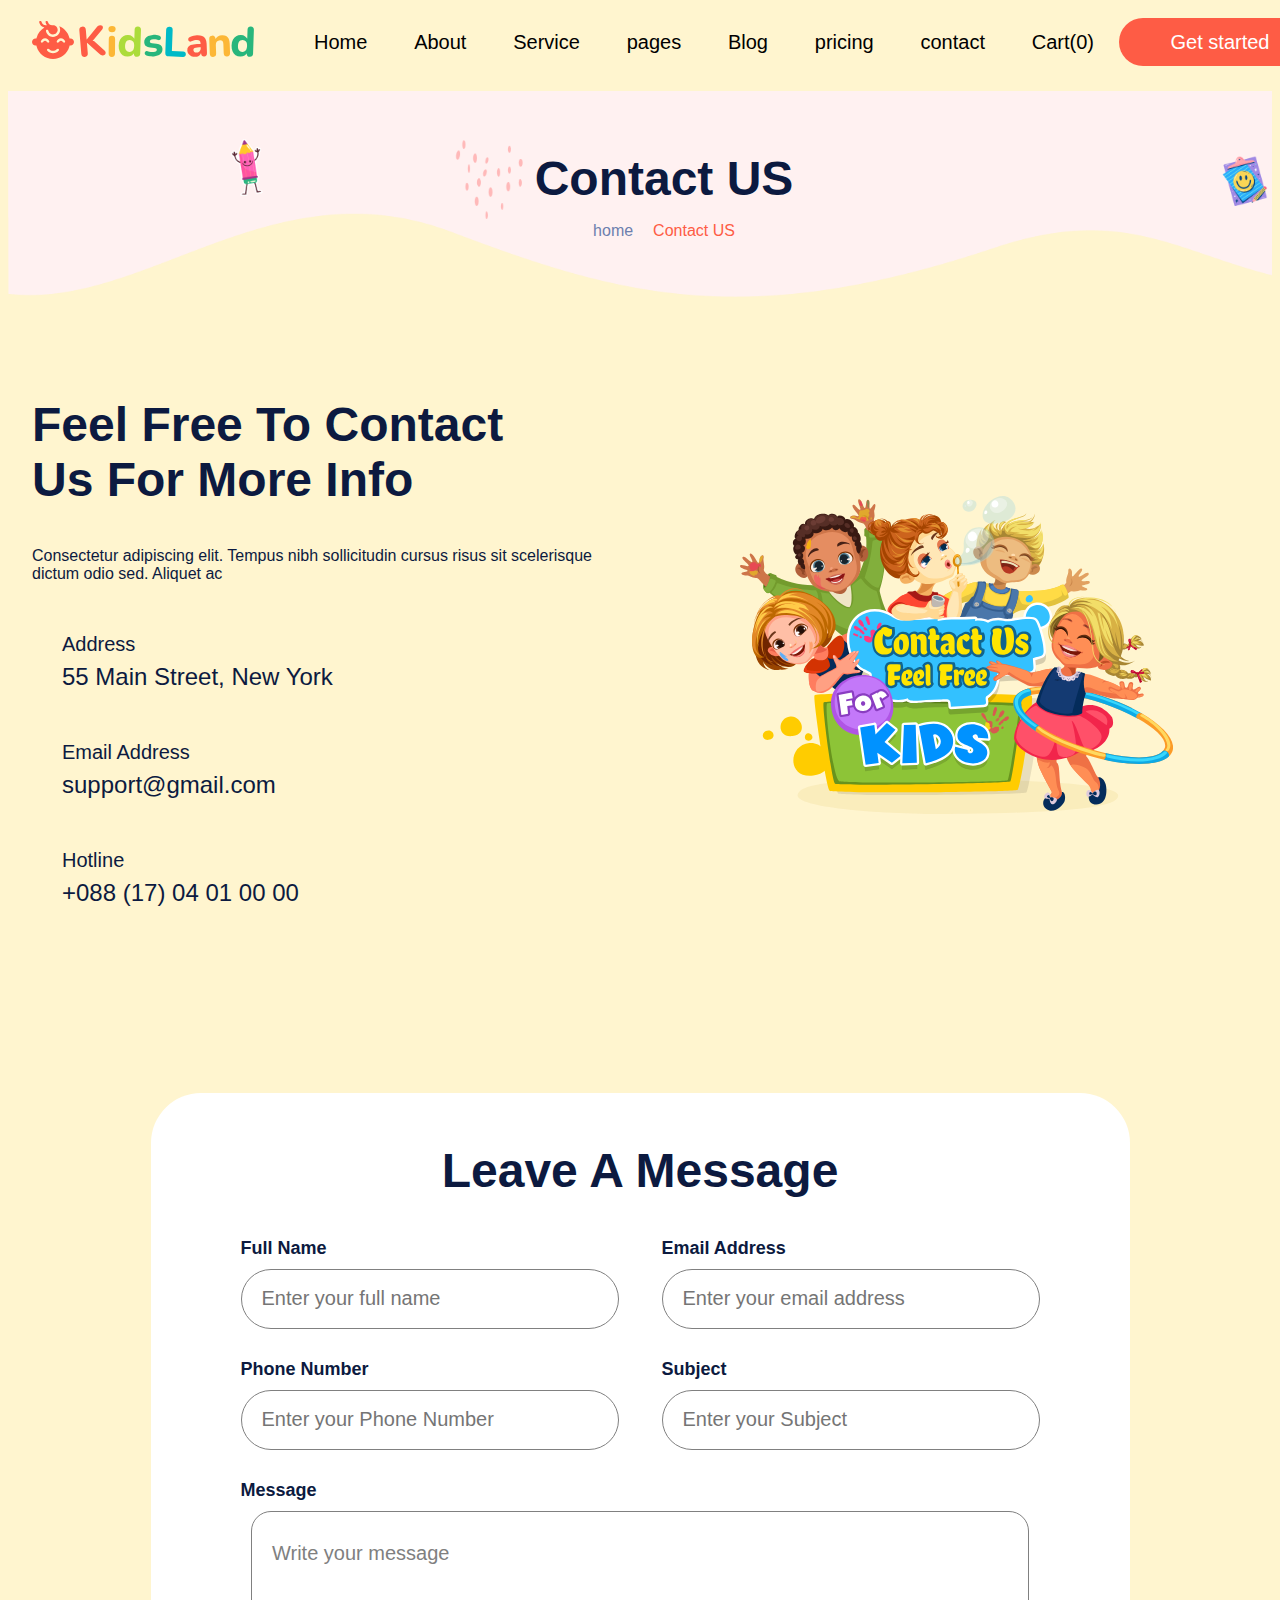
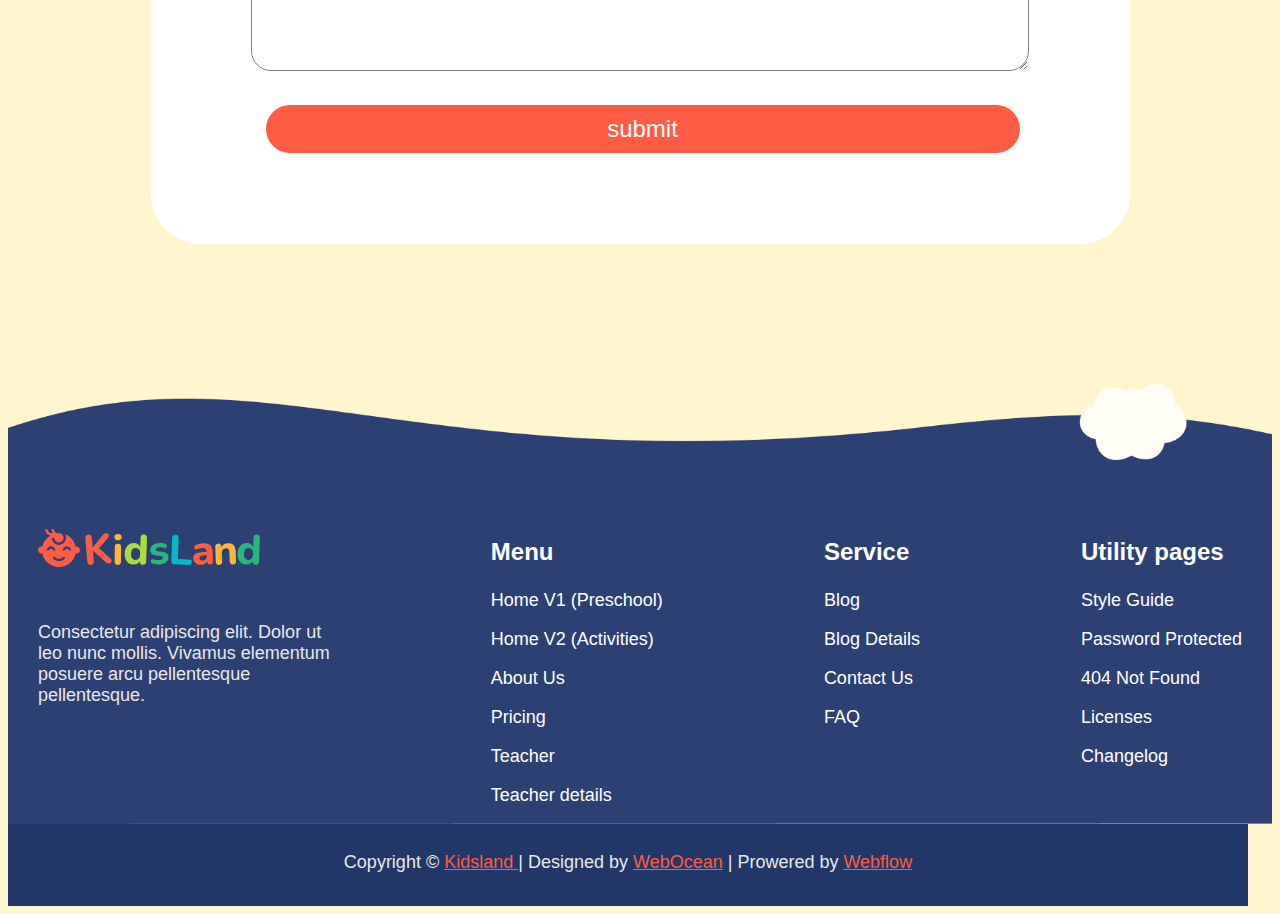
<file: contact.html>
<!DOCTYPE html>
<html lang="en">
<head>
    <meta charset="UTF-8">
    <meta name="viewport" content="width=device-width, initial-scale=1.0">
    <title>kidsland</title>
    <link rel="stylesheet" href="contact.css">
    <link rel="stylesheet" href="https://cdnjs.cloudflare.com/ajax/libs/font-awesome/6.5.2/css/all.min.css" integrity="sha512-SnH5WK+bZxgPHs44uWIX+LLJAJ9/2PkPKZ5QiAj6Ta86w+fsb2TkcmfRyVX3pBnMFcV7oQPJkl9QevSCWr3W6A==" crossorigin="anonymous" referrerpolicy="no-referrer" />

</head>
<body>
    <header>
        <div class="navbar">
            <div class="logo">
                <a href="index.html" class="logo_image"><img src="images/image1.svg" height="68px" width="222px"></a>
            </div>
            <div class="navbar_page1">
                <div class="option1 ">
                    <div class="option1_1"><a href="index.html" class="navbar_font">Home</a></div>
                    <div class="opyion1_2"><i class="fa-solid fa-plus"></i></div>
                </div>
                <div class="option2"><a href="#" class="navbar_font">About</a></div>
                <div class="option3 "><a href="#" class="navbar_font">Service</a></div>
                <div class="option4 ">
                    <div class="option4_1 "><a href="#" class="navbar_font">pages</a></div>
                    <div class="opyion4_2 navbar_font"><i class="fa-solid fa-plus"></i></div>
                </div>
                <div class="option5 "><a href="Blog.html" class="navbar_font">Blog</a></div>
                <div class="option6 "><a href="#" class="navbar_font">pricing</a></div>
                <div class="option7 "><a href="#" class="navbar_font">contact</a></div>
                <div class="option8 "><a href="#" class="navbar_font">Cart(0)</a></div>
            </div>
            <div class="navbar_page2">
               <a href="#" class="navbar_font"> <button class="option9 navbar_font">Get started</button></a>
            </div>
            
    </div>

    </header>

     <!-- box1 -->
     <div class="box1">
        <div class="box1_content">
            <div class="box1_content1">
                <h2>Contact US</h2>
                <div class="box1_mini_text">
                    <a href="#">home</a>
                    <p><i class="fa-solid fa-circle"></i></p>
                    <p>Contact US</p>
                </div>
            </div>
        </div>
    </div>
    <!-- box 2 -->
     <div class="box2">
        <div class="box2_content">
            <div class="box2_content1">
                <h2>Feel Free To Contact<br>
                    Us For More Info
                    </h2>
                    <p>Consectetur adipiscing elit. Tempus nibh sollicitudin cursus risus sit scelerisque dictum odio sed. Aliquet ac</p>
            
                    <div class="box2_contant1_support">
                            <div class="image"><i class="fa-solid fa-location-dot"></i></div>
                            <div class="text">
                                <div class="text1">Address</div>
                                <div class="text2">55 Main Street, New York</div>
                            </div>
                    </div>
                    <div class="box2_contant1_support">
                        <div class="image"><i class="fa-solid fa-envelope-open-text"></i></div>
                            <div class="text">
                                <div class="text1">Email Address</div>
                                <div class="text2">support@gmail.com</div>
                            </div>
                    </div>
                    <div class="box2_contant1_support">
                        <div class="image"><i class="fa-solid fa-phone"></i></div>
                            <div class="text">
                                <div class="text1">Hotline</div>
                                <div class="text2">+088 (17) 04 01 00 00</div>
                            </div>
                    </div>
            
            </div>
            <div class="box2_content2">
                <div class="box2_content2_img"></div>
            </div>
        </div>
        
     </div>

     <!-- box 3 -->
      <div class="box3">
        <div class="box3_content">
            <h2>Leave A Message</h2>
            <div class="box3_form1">
                <div class="form1">
                    <form action="action.php">
                       <h4>Full Name</h4>
                       <input type="text" placeholder="Enter your full name">
                    </form>
                </div>
                <div class="form2">
                    <form action="action.php">
                        <h4>Email Address</h4>
                        <input type="text" placeholder="Enter your email address">
                     </form>
                </div>
            </div>

            <!-- form 2 -->
            <div class="box3_form2">
                <div class="form1">
                    <form action="action.php">
                       <h4>Phone Number</h4>
                       <input type="text" placeholder="Enter your Phone Number">
                    </form>
                </div>
                <div class="form2">
                    <form action="action.php">
                        <h4>Subject</h4>
                        <input type="text" placeholder="Enter your Subject">
                     </form>
                </div>
            </div>
           

           

            <!-- form 4 -->
            <div class="form4">
                <h4>Message</h4>
                <textarea name="">Write your message</textarea>
            </div>

            <!-- form 5 -->
             <div class="form5">
                <a href="#"><button>submit</button></a>
             </div>
            
            

        </div>
      </div>











    <footer>
        <div class="footer_bottom1">
            <div class="footer_bottom1_box">
                <div class="footer_bottom1_minibox1">
                    <a href="#"><img src="images/image1.svg" height="68px" width="222px"></a>
                    <br>
                    <br>
                    <p>Consectetur adipiscing elit. Dolor ut <br>
                    leo nunc mollis. Vivamus elementum<br>
                     posuere arcu pellentesque <br>
                     pellentesque.</p>
                     <a href="#" class="footer_bottom1_minibox1_icons"><i class="fa-brands fa-linkedin"></i></a>
                     <a href="#" class="footer_bottom1_minibox1_icons"><i class="fa-brands fa-facebook"></i></a>
                     <a href="#" class="footer_bottom1_minibox1_icons"><i class="fa-brands fa-pinterest"></i></a>
                     <a href="#" class="footer_bottom1_minibox1_icons"><i class="fa-brands fa-twitter"></i></a>


                </div>
                <div class="footer_bottom1_minibox2">
                   <h3> Menu</h3>
                   <a href="#">Home V1 (Preschool)</a><br><br>
                   <a href="#">Home V2 (Activities)</a><br><br>
                   <a href="#">About Us</a><br><br>
                   <a href="#">Pricing</a><br><br>
                   <a href="#">Teacher</a><br><br>
                   <a href="#">Teacher details</a><br><br>
                </div>
                <div class="footer_bottom1_minibox3">
                    <a href="#"><h3>Service</h3></a>
                    <a href="Blog.html">Blog</a><br><br>
                    <a href="#">Blog Details</a><br><br>
                    <a href="contact.html">Contact Us</a><br><br>
                    <a href="#">FAQ</a><br><br>
                </div>
                <div class="footer_bottom1_minibox4">
                   <h3> Utility pages</h3>
                   <a href="#">Style Guide</a><br><br>
                   <a href="#">Password Protected</a><br><br>
                   <a href="#">404 Not Found</a><br><br>
                   <a href="#">Licenses</a><br><br>
                   <a href="#">Changelog</a><br><br>
                </div>
            </div>

        </div>
        <div class="footer_bottom2">
            <div class="footer_bottom2_text">
                Copyright ©
                <a href="#"> Kidsland </a>
                | Designed by 
                <a href="#">WebOcean</a>
                 | Prowered by 
                 <a href="#"> Webflow</a>
            </div>
        </div>

    </footer>
    
</body>
</html>
</file>
<file: style.css>
body{
    background-color: #fff5cf;
}

.navbar{
    height: 68px;
    width: 100%;
    display: flex;
    align-items: center;
    padding: 00px 24px 15px;
    

}

.logo{
   
    height: 68px;
    width: 222px;
    display: flex;
    justify-content: center;
    align-items: center;
    

}

.navbar_page1{
    height: 68px;
    width: 100%;
    display: flex;
    align-items: center;
    justify-content: space-between;
    margin-left: 60px;
    
    
   
}
.navbar_font{
    font-size: 20px;
    font-family: sans-serif;
    text-decoration: none;
    color: black;

}
i{
    font-size: 15px;
}
.option1{
    display: flex;
   

}
.option4{
    display: flex;
}


.navbar_page2{
    height: 68px;
    width: 202px;
    display: flex;
    align-items: center;
}

.option9{
    color: white;
    height: 48px;
    width: 202px;
    background-color: #fe5c45;
    margin-left: 25px;
    border-radius: 2.25rem;
    display: flex;
    justify-content: center;
    align-items: center;
    border-color:transparent;
}
.option9:hover{
    background-color: rgb(25, 8, 87);
}


/* box 1 */
.box1{
    height: 737px;
    width: 100%;
   
    padding-top: 30px;
    margin-top: 15px;
    /* display: flex; */
    
}
.body1{
    height: 599px;
    width: 100%;
    
    display: flex;
}


.body1_1{
    height: 599px ;
    width: 50%;
    
    
    
}
.body1_1_1_tittle{
    height: 63px ;
    width: 293px;
    background-image: url(images/image2.svg);
    background-size: cover;
    display: flex;
    justify-content: center;
    align-items: center;
    font-size: 24px;
    color: #fffdf5;
    font-family: sans-serif;
    margin-left: 24px;
}
.tittle_name{
    
    font-size: 30px;
    color: #0c1a40;
    font-family: sans-serif ;
    margin-left: 24px;
}

.body1_1_1_para{
    height: 182px;
    color: #2e3c63;
    font-size: 18px;
    font-family: sans-serif;
    margin-left: 24px;
}
.body1_1_1_button{
    margin-left: 24px;
    height: 50px;
    width: 152px;
    font-family: sans-serif;
    background-color: #fe5c45;
    border-radius: 2.25rem;
    font-size: 16px;
    color: white;
    border-color: transparent;
}
.body1_1_1_button:hover{
    background-color: rgb(25, 8, 87);
}

.body1_2{
    height: 599px;
    width: 494px;
    
    margin-left: 150px;
}
.body1_2_image{
    height: 426px;
    background-image: url(images/image4.svg);
    background-size: cover;
}
.body2{
    display: flex;
}

.body2_image1{
    height: 138px;
    width: 100%;
    background-image: url("images/image5.svg");
 
    
}
.body2_image2{
 position: relative;
 bottom: 112px;
 z-index: -1;
}
.body2_image3{
    position: relative;
    bottom: 170px;
    left: 600px;
    z-index: -1;
   }



   /* box 2 */
   .box2{
    height: 1086px;
    width: 100%;
    padding-top: 140px;
    padding-bottom: 140px;
   }
   .box2_body1{
    height: 184px;
    width:100%;
    text-align: center;

   }
   .box2_body1 h2{
    font-family: sans-serif;
    font-size: 48px;
    color: #0c1a40;
    margin: 0%;

   }
   .box2_body1 .space1{
    padding: 0px 0px 24px;
   }
   .box2_body1 p{
    font-family: sans-serif;
    font-size: 15px;
    color: #2e3c63;
    margin: 0px;
    
   }
  
   .box2_body2{
    height: 942px;
    display: flex;   
    flex-wrap: wrap;
    padding-top: 60px;
   }

   .box2_content_box1{
    background-image: url("images/content1.png");
    background-size: cover;
    height: 300px;
    width: 230px;
    padding: 38px 30px 44px;
    background-position: 50%;
    text-align: center;
    margin-left: 20px;
   }
   

   .box2_content_box2{
    background-image: url("images/content2.png");
    background-size: cover;
    height: 300px;
    width: 230px;
    padding: 38px 30px 44px;
    background-position: 50%;
    margin-left: 20px;
    text-align: center;
   }
   
   
   .box2_content_box3{
    background-image: url("images/content3.png");
    background-size: cover;
    height: 300px;
    width: 230px;
    padding: 38px 30px 44px;
    background-position: 50%;
    margin-left: 20px;
    text-align: center;
   }
   .box2_content_box4{
    background-image: url("images/content4.png");
    background-size: cover;
    height: 300px;
    width: 230px;
    padding: 38px 30px 44px;
    background-position: 50%;
    margin-left: 20px;
    text-align: center;

   }
   .box2_content_box5{
    background-image: url("images/content5.png");
    background-size: cover;
    height: 300px;
    width: 230px;
    padding: 38px 30px 44px;
    background-position: 50%;
    margin-left: 20px;
    text-align: center;
    margin-bottom: 100px;
   }
   .box2_content_box6{
    background-image: url("images/content6.png");
    background-size: cover;
    height: 300px;
    width: 230px;
    padding: 38px 30px 44px;
    background-position: 50%;
    margin-left: 20px;
    text-align: center;
    margin-bottom: 100px;
   }
   .box2_content_box7{
    background-image: url("images/content7.png");
    background-size: cover;
    height: 300px;
    width: 230px;
    padding: 38px 30px 44px;
    background-position: 50%;
    margin-left: 20px;
    text-align: center;
    margin-bottom: 100px;
   }
   .box2_content_box8{
    background-image: url("images/content8.png");
    background-size: cover;
    height: 300px;
    width: 230px;
    padding: 38px 30px 44px;
    background-position: 50%;
    margin-left: 20px;
    text-align: center;
    margin-bottom: 100px;
   }

   .box2_body2 h5{
    font-family: sans-serif;
    font-size: 24px;
    color: #0c1a40;
    margin: 25px 0px 20px;
   }
   .box2_body2 p{
    font-family: sans-serif;
    font-size: 16px;
    color: #0c1a40;
    margin-bottom: 30px;
   }
    .box2_body2 a{
    font-family: sans-serif;
    font-size: 16px;
    color: #0c1a40;
    text-decoration: none;
   }



   /* box 3 */
   .box3{
    background-image: url("images/box3.png");
    height: 580px;
    width: 100%;
   }
   .box3_content{
    height: 80px;
    width: 100%;
    padding: 140px 24px 60px;
    display: flex;
   }
   .box3_content .para{
    margin-left: 80px;
    margin-right: 24px;
   }
   .box3_content .para h2{
    font-family: sans-serif;
    font-size: 48px;
    color: #0c1a40;
   }
   .box3_content .para p{
    font-family: sans-serif;
    font-size: 15px;
    color: #0c1a40;
    font-weight: 400px;
    line-height: 1.5rem;
   }
   .box3_content .para button{
    height: 50px;
    width: 134px;
    margin-top: 20px;
    font-family: sans-serif;
    background-color: #fe5c45;
    border-radius: 2.25rem;
    font-size: 16px;
    color: white;
    border-color: transparent;
    
   }
   .box3_content .para button:hover{
    background-color: rgb(25, 8, 87);
    }


    /* box 4 */
    .box4{
        height: 356px;
        width: 100%;
        background-image: url("images/box4.svg");
        background-size: cover;
        margin-top: 70px;
        align-items: center;
        
    }
    .box4_1{
        padding-top: 140px;
        padding-bottom: 140px;
        
    }
    .box4_body{
        height: 76px;
        width: 100%;
        display: flex;
        justify-content: center;
        align-items: center;
        justify-content: space-between;
        margin-left: 24px;
        margin-right: 35px;
        padding-right: 24px;
    }
    
    .box4_body h2{
        font-family: sans-serif;
        font-size: 42px;
        color: #0c1a40;
        text-align: center;
        margin: 0%;
    }
    .box4_body p{
        font-family: sans-serif;
        font-size: 20px;
        color: #0c1a40;
        text-align: center;
        margin-top: 0px;
        margin-bottom: 0px;
    }
    .ten{
        margin-right: 50px;
    }
    .box5{
        height: 591px ;
        width: 100%;
        padding: 140px 0px;

    }
    .box5_content{
        height: 591px;
        width: 100%;
        padding: 0px 24px;

    }
    .box5_content1{
        text-align: center;
    }
    .box5_content1 h2{
        margin: 0px;
        color: #0c1a40;
        font-size: 48px;
        font-family: sans-serif;
    }
    .box5_content1 p{
        margin: 0px;
        color: #2e3c63;
        font-size: 15px;
        font-family: sans-serif;
    }
    .box5_content2{
        padding-top: 60px;
        display: flex;
        justify-content: space-between;
        flex-wrap: wrap;

    }
    .box5_content2_minibox{
        display: flex;
        margin-top: 100px;
    }
    .content2_minibox2{
        margin-left: 30px;
    }
    .content2_minibox2 h3{
        color: #0c1a40;
        font-size: 32px;
        font-family:sans-serif ;
        margin: 0px;
    }
    .content2_minibox2 p{
        color:#2e3c63 ;
        font-size: 16px;
        font-family: sans-serif;
    }
    

    .box6{
        height: 956px;
        width: 100%;
        background-image: url(images/box6_background_image.png);
    }
    .box6_content{
        height: 678px;
        width:100% ;
        padding: 140px 24px 140px;
    }
    .box6_content_1{
        height: 56px;
        width: 100%;
        display: flex;
       align-items: center;
        justify-content:space-between;
    }
    .box6_content_1 h2{
        color: #0c1a40;
        font-size: 48px;
        font-family:sans-serif ;

    }
    .box6_content_1 button{
        height: 50px;
        width: 152px;
        margin-right: 54px;
        font-family: sans-serif;
        background-color: #fe5c45;
        border-radius: 2.25rem;
        font-size: 16px;
        color: white;
        border-color: transparent;
    }
    .box6_content_1 button:hover{
        background-color: rgb(25, 8, 87);
    }
    .box6_content_2{
        padding-top: 50px;
        display: flex;
        flex-wrap: wrap;
        justify-content: space-between;
        margin-right: 50px;
    }
    .box6_minibox1{
        height: 321px;
        width: 365px;
        background-image: url("images/box6_image1.png");
        background-size: cover;
        border-radius: 30px;
        margin-top: 30px;

    }
    .box6_minibox2{
        height: 321px;
        width: 365px;
        background-image: url("images/box6_image2.svg");
        background-size: cover;
        border-radius: 30px;
        margin-top: 30px;

    }
    .box6_minibox3{
        height: 321px;
        width: 365px;
        background-image: url("images/box6_image3.png");
        background-size: cover;
        border-radius: 30px;
        margin-top: 30px;

    }
    .box6_minibox4{
        height: 321px;
        width: 365px;
        background-image: url("images/box6_image4.png");
        background-size: cover;
        border-radius: 30px;
        margin-top: 30px;


    }
    .box6_minibox5{
        height: 321px;
        width: 365px;
        background-image: url("images/box6_image5.png");
        background-size: cover;
        border-radius: 30px;
        margin-top: 30px;

    }
    .box6_minibox6{
        height: 321px;
        width: 365px;
        background-image: url("images/box6_image6.png");
        background-size: cover;
        border-radius: 30px;
        margin-top: 30px;

    }

    /* box 7 */
    .box7{
        height: 455px;
        width: 100%;
        background-image: url(images/box7_background_image.png);
        background-size: cover;
        margin-top: 140px;

    }
    .box7_content{
        height: 455px;
        width: 100%;
        padding: 140px 24px 140px;
        display: flex;
        
    }
    .box7_minibox_1{
        height: 145px;
        width: 386px;
        display: flex;
        justify-content: center;
        align-items: center;
        background-color: #acdc3b;
        border-radius: 30px;
        border: 7px solid white;
    }
    .box7_minibox_content{
        display: flex;
        margin-right: 100px;

    }
    .box7_minibox_content1{
        margin-left: 15px;
    }
    .box7_minibox_icon{
        display: flex;
        align-items: center;
    }
    .box7_minibox_icon i{
       font-size: 40px;
       color: white
       
    }
    
    .box7_minibox_content1 h4{
           font-size: 28px;
           font-family: sans-serif;
           color: white;
           margin: 0px;
    }
    .box7_minibox_content1 p{
        font-size: 18px;
        font-family: sans-serif;
        color: white;
        margin: 0px;
    }
    .box7_minibox_2{
        height: 145px;
        width: 386px;
        display: flex;
        justify-content: center;
        align-items: center;
        background-color: #fcb736;
        border-radius: 30px;
        border: 7px solid white;
    }
    .box7_minibox_3{
        height: 145px;
        width: 386px;
        display: flex;
        justify-content: center;
        align-items: center;
        background-color: #fc5c45;
        border-radius: 30px;
        border: 7px solid white;
    }

    /* box 8 */
    .box8{
        height: 692px;
        width: 100%;
        background-color: #fffdf5;
    }
    .box8_content{
        height: 692px ;
        width:100% ;
        padding: 0px 24px 0px;
        display: flex;
        /* background-color: rgb(243, 235, 226); */
    }
    .box8_content_1{
        height: 692px;
        width: 40%;
       
    }
    .box8_content_1 h2{
        font-size: 48px;
        font-family: sans-serif;
        color: #0c1a40;
    }
    .box8_mini{
        display: flex;
        margin-bottom: 10px;
    }
    .box8_content_1 p{
        font-size: 24px;
        font-family: sans-serif;
        color: #2e3c63;
        margin-left: 30px;
        font-weight: 700px;
        
    }


    .box8_content_2{
        height: 692px;
        width: 60%;
        background-image: url("images/box8_background_image.png");
        margin-right: 30px;
    }
    .box8_content_2_img{
        margin-top: 380px;
        margin-left: 140px;
    }

    /* box 9 */
    .box9{
        height: 790px;
        width: 100%;
    }
    .box9_content{
        height: 590px;
        width: 100%;
        padding: 60px 24px 140px;
    }
    .box9_content1{
        height: 56px;
        display: flex;
        justify-content: center;
        align-items: center;
        justify-content: space-between;
    }
    .box9_content1 h2{
        color: #0c1a40;
        font-size: 48px;
        font-family:sans-serif ;

    }
    .box9_content1 button{
        height: 50px;
        width: 152px;
        margin-right: 54px;
        font-family: sans-serif;
        background-color: #fe5c45;
        border-radius: 2.25rem;
        font-size: 16px;
        color: white;
        border-color: transparent;
    }
    .box9_content1 button:hover{
        background-color: rgb(25, 8, 87);
    }

    .box9_content2{
        display: flex;
        justify-content: space-between;
        margin-top: 50px;
    }
    .box9_minibox_img1{
        height: 269px;
        width: 380px;
        background-image: url("images/box9_content2_1.svg");
        background-size: cover;
        border-radius: 30px;
    }

    .box9_minibox_img2{
        height: 269px;
        width: 380px;
        background-image: url("images/box9_content2_2.svg");
        background-size: cover;
        border-radius: 30px;
    }

    .box9_minibox_img3{
        height: 269px;
        width: 380px;
        background-image: url("images/box9_content2_3.svg");
        background-size: cover;
        border-radius: 30px;
    }
    .box9_minibox_content1{
        display: flex;
        color: #8ec21e;
        margin-top: 15px;
        margin-left: 20px;
        align-items: center;
    }
    .box9_minibox_content1 p{
        margin-right: 30px;
        font-size: 18px;
        font-family: sans-serif;
    }
    .box9_minibox_content1 i{
        font-size: 40px;
    }
    .box9_minibox_content2 {
        margin-left: 20px;
    }
    .box9_minibox_content2 p{
        font-size: 24px;
        font-family: sans-serif;
        color: #0c1a40;
    }
    .box9_minibox_content2 a{
        text-decoration: none;
        color: #fc5c45;
        font-size: 20px;
        font-family: sans-serif;

    }

















    /* footer */
    .footer_bottom1{
        width: 100%;
        background-image: url("images/footer_background.png");
        background-size: cover;
    }
    .footer_bottom1_box{
        display: flex;
        justify-content: space-between;
        padding: 130px 30px 0px;
    }
    .footer_bottom1_minibox1_icons i{
        font-size: 20px;
        height: 24px;
        color: white;
        margin-right: 10px;
        margin-bottom: 50px;
    }
    .footer_bottom1_minibox1 p{
        color: #e8e8e8;
        font-size: 18px;
        font-family: sans-serif;
    }
    .footer_bottom1_minibox2 h3{
        color: white;
        font-family: sans-serif;
        font-size: 24px;
    }
    .footer_bottom1_minibox2 a{
        color: white;
        text-decoration: none;
        font-family: sans-serif;
        font-size: 18px;
    }
    .footer_bottom1_minibox3 h3{
        color: white;
        font-family: sans-serif;
        font-size: 24px;
    }
    .footer_bottom1_minibox3 a{
        color: white;
        text-decoration: none;
        font-family: sans-serif;
        font-size: 18px;
    }
    .footer_bottom1_minibox4 h3{
        color: white;
        font-family: sans-serif;
        font-size: 24px;
    }
    .footer_bottom1_minibox4 a{
        color: white;
        text-decoration: none;
        font-family: sans-serif;
        font-size: 18px;
    }


    .footer_bottom2{
        height: 26px ;
        width: 1180px;
        padding: 28px 30px 28px;
        background-color: #223668;
        border-color: transparent;
    }
    .footer_bottom2_text{
        text-align: center;
        font-size: 18px;
        font-family: sans-serif;
        color: #e8e8e8;
    }
    .footer_bottom2_text a{
        color: #fe5c45;
    }
</file>
<file: Blog.css>
body{
    background-color: #fff5cf;
}

.navbar{
    height: 68px;
    width: 100%;
    display: flex;
    align-items: center;
    padding: 00px 24px 15px;
    

}

.logo{
   
    height: 68px;
    width: 222px;
    display: flex;
    justify-content: center;
    align-items: center;
    

}

.navbar_page1{
    height: 68px;
    width: 100%;
    display: flex;
    align-items: center;
    justify-content: space-between;
    margin-left: 60px;
    
    
   
}
.navbar_font{
    font-size: 20px;
    font-family: sans-serif;
    text-decoration: none;
    color: black;

}
i{
    font-size: 15px;
}
.option1{
    display: flex;
   

}
.option4{
    display: flex;
}


.navbar_page2{
    height: 68px;
    width: 202px;
    display: flex;
    align-items: center;
}

.option9{
    color: white;
    height: 48px;
    width: 202px;
    background-color: #fe5c45;
    margin-left: 25px;
    border-radius: 2.25rem;
    display: flex;
    justify-content: center;
    align-items: center;
    border-color:transparent;
}
.option9:hover{
    background-color: rgb(25, 8, 87);
}

/* box1 */
.box1{
    height: 206px;
    width: 100%;
    background-image: url("images/blog_box1.png");
    background-size: cover;

}
.box1_content{
    height: 206px;
    width: 100%;
    padding: 0px 24px 0px;
    display: flex;
    justify-content: center;
    align-items: center;

}
.box1_content1{
    height: 86px;
    width: 100%;
    padding: 60px 0px 60px;
    text-align: center;
}
.box1_content1 h2{
    font-size: 48px;
    font-family: sans-serif;
    color: #0c1a40;
    margin: 0px;
}
.box1_mini_text{
    display: flex;
    justify-content: center;
    align-items: center;
    
}
.box1_mini_text a{
    text-decoration: none;
    color: #6d7fae;
    font-size: 16px;
    font-family: sans-serif;

}
.box1_mini_text p{
    color:#fe5c45;
    font-size: 16px;
    font-family: sans-serif;
    margin-left: 10px;
}
.box1_mini_text i{
    font-size: 10px;
}

/* box 2 */
.box2{
    height: 690px;
    width: 100%;
}
.box2_content{
    height: 590px;
    width: 100%;
    padding-top: 60px;
    padding-left: 24px;
    padding-right: 24px;
}
.box2_row2{
    height: 550px;
    width: 100%;
}
.box2_content_row2{
    height: 550px;
    width: 100%;
   padding-left: 24px;
   padding-right: 24px;
}
.box2_row3{
    height: 690px;
    width: 100%;
}
.box2_content_row3{
    height: 590px;
    width: 100%;
    padding-bottom: 140px;
    padding-left: 24px;
    padding-right: 24px;
}
.box2_content1{
    height: 56px;
    display: flex;
    justify-content: center;
    align-items: center;
    justify-content: space-between;
}
.box2_content1 h2{
    color: #0c1a40;
    font-size: 48px;
    font-family:sans-serif ;

}
.box2_content1 button{
    height: 50px;
    width: 152px;
    margin-right: 54px;
    font-family: sans-serif;
    background-color: #fe5c45;
    border-radius: 2.25rem;
    font-size: 16px;
    color: white;
    border-color: transparent;
}
.box2_content1 button:hover{
    background-color: rgb(25, 8, 87);
}

.box2_content2{
    display: flex;
    justify-content: space-between;
    margin-top: 50px;
}
/* row1 */
.box2_minibox_img1{
    height: 269px;
    width: 380px;
    background-image: url("images/box9_content2_1.svg");
    background-size: cover;
    border-radius: 30px;
}

.box2_minibox_img2{
    height: 269px;
    width: 380px;
    background-image: url("images/box9_content2_2.svg");
    background-size: cover;
    border-radius: 30px;
}

.box2_minibox_img3{
    height: 269px;
    width: 380px;
    background-image: url("images/box9_content2_3.svg");
    background-size: cover;
    border-radius: 30px;
}
/* row 2 */
.box2_row2_minibox_img1{
    height: 269px;
    width: 380px;
    background-image: url("images/blog_4.svg");
    background-size: cover;
    border-radius: 30px;
}

.box2_row2_minibox_img2{
    height: 269px;
    width: 380px;
    background-image: url("images/blog_5.svg");
    background-size: cover;
    border-radius: 30px;
}

.box2_row2_minibox_img3{
    height: 269px;
    width: 380px;
    background-image: url("images/blog_6.svg");
    background-size: cover;
    border-radius: 30px;
}
/* row 3 */
.box2_row3_minibox_img1{
    height: 269px;
    width: 380px;
    background-image: url("images/blog_7.svg");
    background-size: cover;
    border-radius: 30px;
}

.box2_row3_minibox_img2{
    height: 269px;
    width: 380px;
    background-image: url("images/blog_8.svg");
    background-size: cover;
    border-radius: 30px;
}

.box2_row3_minibox_img3{
    height: 269px;
    width: 380px;
    background-image: url("images/blog_9.svg");
    background-size: cover;
    border-radius: 30px;
}
.box2_minibox_content1{
    display: flex;
    color: #8ec21e;
    margin-top: 15px;
    margin-left: 20px;
    align-items: center;
}
.box2_minibox_content1 p{
    margin-right: 30px;
    font-size: 18px;
    font-family: sans-serif;
}
.box2_minibox_content1 i{
    font-size: 40px;
}
.box2_minibox_content2 {
    margin-left: 20px;
}
.box2_minibox_content2 p{
    font-size: 24px;
    font-family: sans-serif;
    color: #0c1a40;
}
.box2_minibox_content2 a{
    text-decoration: none;
    color: #fc5c45;
    font-size: 20px;
    font-family: sans-serif;

}






 /* footer */
 .footer_bottom1{
    width: 100%;
    background-image: url("images/footer_background.png");
    background-size: cover;
}
.footer_bottom1_box{
    display: flex;
    justify-content: space-between;
    padding: 130px 30px 0px;
}
.footer_bottom1_minibox1_icons i{
    font-size: 20px;
    height: 24px;
    color: white;
    margin-right: 10px;
    margin-bottom: 50px;
}
.footer_bottom1_minibox1 p{
    color: #e8e8e8;
    font-size: 18px;
    font-family: sans-serif;
}
.footer_bottom1_minibox2 h3{
    color: white;
    font-family: sans-serif;
    font-size: 24px;
}
.footer_bottom1_minibox2 a{
    color: white;
    text-decoration: none;
    font-family: sans-serif;
    font-size: 18px;
}
.footer_bottom1_minibox3 h3{
    color: white;
    font-family: sans-serif;
    font-size: 24px;
}
.footer_bottom1_minibox3 a{
    color: white;
    text-decoration: none;
    font-family: sans-serif;
    font-size: 18px;
}
.footer_bottom1_minibox4 h3{
    color: white;
    font-family: sans-serif;
    font-size: 24px;
}
.footer_bottom1_minibox4 a{
    color: white;
    text-decoration: none;
    font-family: sans-serif;
    font-size: 18px;
}


.footer_bottom2{
    height: 26px ;
    width: 1180px;
    padding: 28px 30px 28px;
    background-color: #223668;
    border-color: transparent;
}
.footer_bottom2_text{
    text-align: center;
    font-size: 18px;
    font-family: sans-serif;
    color: #e8e8e8;
}
.footer_bottom2_text a{
    color: #fe5c45;
}
</file>
<file: contact.css>
body{
    background-color: #fff5cf;
}

.navbar{
    height: 68px;
    width: 100%;
    display: flex;
    align-items: center;
    padding: 00px 24px 15px;
    

}

.logo{
   
    height: 68px;
    width: 222px;
    display: flex;
    justify-content: center;
    align-items: center;
    

}

.navbar_page1{
    height: 68px;
    width: 100%;
    display: flex;
    align-items: center;
    justify-content: space-between;
    margin-left: 60px;
    
    
   
}
.navbar_font{
    font-size: 20px;
    font-family: sans-serif;
    text-decoration: none;
    color: black;

}
i{
    font-size: 15px;
}
.option1{
    display: flex;
   

}
.option4{
    display: flex;
}


.navbar_page2{
    height: 68px;
    width: 202px;
    display: flex;
    align-items: center;
}

.option9{
    color: white;
    height: 48px;
    width: 202px;
    background-color: #fe5c45;
    margin-left: 25px;
    border-radius: 2.25rem;
    display: flex;
    justify-content: center;
    align-items: center;
    border-color:transparent;
}
.option9:hover{
    background-color: rgb(25, 8, 87);
}

/* box1 */
.box1{
    height: 206px;
    width: 100%;
    background-image: url("images/blog_box1.png");
    background-size: cover;

}
.box1_content{
    height: 206px;
    width: 100%;
    padding: 0px 24px 0px;
    display: flex;
    justify-content: center;
    align-items: center;

}
.box1_content1{
    height: 86px;
    width: 100%;
    padding: 60px 0px 60px;
    text-align: center;
}
.box1_content1 h2{
    font-size: 48px;
    font-family: sans-serif;
    color: #0c1a40;
    margin: 0px;
}
.box1_mini_text{
    display: flex;
    justify-content: center;
    align-items: center;
    
}
.box1_mini_text a{
    text-decoration: none;
    color: #6d7fae;
    font-size: 16px;
    font-family: sans-serif;

}
.box1_mini_text p{
    color:#fe5c45;
    font-size: 16px;
    font-family: sans-serif;
    margin-left: 10px;
}
.box1_mini_text i{
    font-size: 10px;
}

/* box 2 */
.box2{
    height: 596px;
    width: 100%;
    display: flex;
    padding: 60px 0px 140px;

}
.box2_content{
    height: 596px;
    width: 100%;
    display: flex;
    justify-content: center;
    align-items: center;

}
.box2_content1{
    height: 596px;
    width: 55%;
}
.box2_content1 h2{
    margin-left: 24px;
    font-size: 48px;
    font-family: sans-serif;
    color: #0c1a40;
}
.box2_content1 p{
    margin-left: 24px;
    font-size: 16px;
    font-family: sans-serif;
    color: #0c1a40;
}
.box2_contant1_support{
    margin-left: 24px;
    display: flex;
    align-items: center;
    margin-top: 50px;
}
.box2_contant1_support i{
    font-size: 50px;
}
.box2_contant1_support .text{
    margin-left: 30px;
}
.box2_contant1_support .text1{
    font-size: 20px;
    font-family: sans-serif;
    color: #0c1a40;
    margin-bottom: 7px;
}
.box2_contant1_support .text2{
    font-size: 24px;
    font-family: sans-serif;
    color: #0c1a40;
}



.box2_content2{
    height: 596px;
    width: 55%;
    display: flex;
    justify-content: center;
    align-items: center;
}
.box2_content2_img{
    height: 318px;
    width: 433px;
    background-image: url("images/contact_box2.svg");
    background-size: cover;
}

/* box 3 */
.box3{
    height:751px;
    width: 100%;
    padding-bottom: 140px;
    display: flex;
    justify-content: center;
    align-items: center;

}
.box3_content{
    height: 751px;
    width: 979px;
    background-color: white;
    border-radius: 50px;text-align: center;
    
}
.box3_content h2{
    font-size: 48px;
    font-family: sans-serif;
    color: #0c1a40;
    margin-top: 50px;
}
.box3_form1{
    display: flex;
    justify-content: space-between;
    margin: 0px 90px 0px;

}
.box3_form1 h4{
    margin: 0px;
    font-size: 18px;
    font-family: sans-serif;
    color: #0c1a40;
    text-align: left;
    margin-bottom: 10px;

}

.box3_form1 input{
    height: 56px;
    width: 354px;
    border-radius:2.25rem ;
    font-size: 20px;
    padding-left: 20px;
    border: 1px solid grey;
    font-family: sans-serif;
}


.box3_form2{
    display: flex;
    justify-content: space-between;
    margin: 30px 90px 0px;
}
.box3_form2 h4{
    margin: 0px;
    font-size: 18px;
    font-family: sans-serif;
    color: #0c1a40;
    text-align: left;
    margin-bottom: 10px;

}

.box3_form2 input{
    height: 56px;
    width: 354px;
    border-radius:2.25rem ;
    font-size: 20px;
    padding-left: 20px;
    border: 1px solid grey;
    font-family: sans-serif;

}



.form4{
    margin: 30px 90px 0px;
}
.form4 h4{
    margin: 0px;
    font-size: 18px;
    font-family: sans-serif;
    color: #0c1a40;
    text-align: left;
    margin-bottom: 10px;
}
.form4 textarea{
    height: 126px;
    width: 754px;
    border-radius:20px ;
    font-size: 20px;
    padding-left: 20px;
    border: 1px solid grey;
    font-family: sans-serif;
    color: grey;
    padding-top: 30px;

}
.form5{
    margin: 30px 90px 0px;
}
.form5 a{
    text-decoration: none;
}
.form5 button{
    color: white;
    height: 48px;
    width: 754px;
    background-color: #fe5c45;
    margin-left: 25px;
    border-radius: 2.25rem;
    display: flex;
    justify-content: center;
    align-items: center;
    border-color:transparent;
    font-size: 24px;
}
.form5 button:hover{
    background-color: rgb(25, 8, 87);
}








/* footer */
.footer_bottom1{
    width: 100%;
    background-image: url("images/footer_background.png");
    background-size: cover;
}
.footer_bottom1_box{
    display: flex;
    justify-content: space-between;
    padding: 130px 30px 0px;
}
.footer_bottom1_minibox1_icons i{
    font-size: 20px;
    height: 24px;
    color: white;
    margin-right: 10px;
    margin-bottom: 50px;
}
.footer_bottom1_minibox1 p{
    color: #e8e8e8;
    font-size: 18px;
    font-family: sans-serif;
}
.footer_bottom1_minibox2 h3{
    color: white;
    font-family: sans-serif;
    font-size: 24px;
}
.footer_bottom1_minibox2 a{
    color: white;
    text-decoration: none;
    font-family: sans-serif;
    font-size: 18px;
}
.footer_bottom1_minibox3 h3{
    color: white;
    font-family: sans-serif;
    font-size: 24px;
}
.footer_bottom1_minibox3 a{
    color: white;
    text-decoration: none;
    font-family: sans-serif;
    font-size: 18px;
}
.footer_bottom1_minibox4 h3{
    color: white;
    font-family: sans-serif;
    font-size: 24px;
}
.footer_bottom1_minibox4 a{
    color: white;
    text-decoration: none;
    font-family: sans-serif;
    font-size: 18px;
}


.footer_bottom2{
    height: 26px ;
    width: 1180px;
    padding: 28px 30px 28px;
    background-color: #223668;
    border-color: transparent;
}
.footer_bottom2_text{
    text-align: center;
    font-size: 18px;
    font-family: sans-serif;
    color: #e8e8e8;
}
.footer_bottom2_text a{
    color: #fe5c45;
}
</file>
